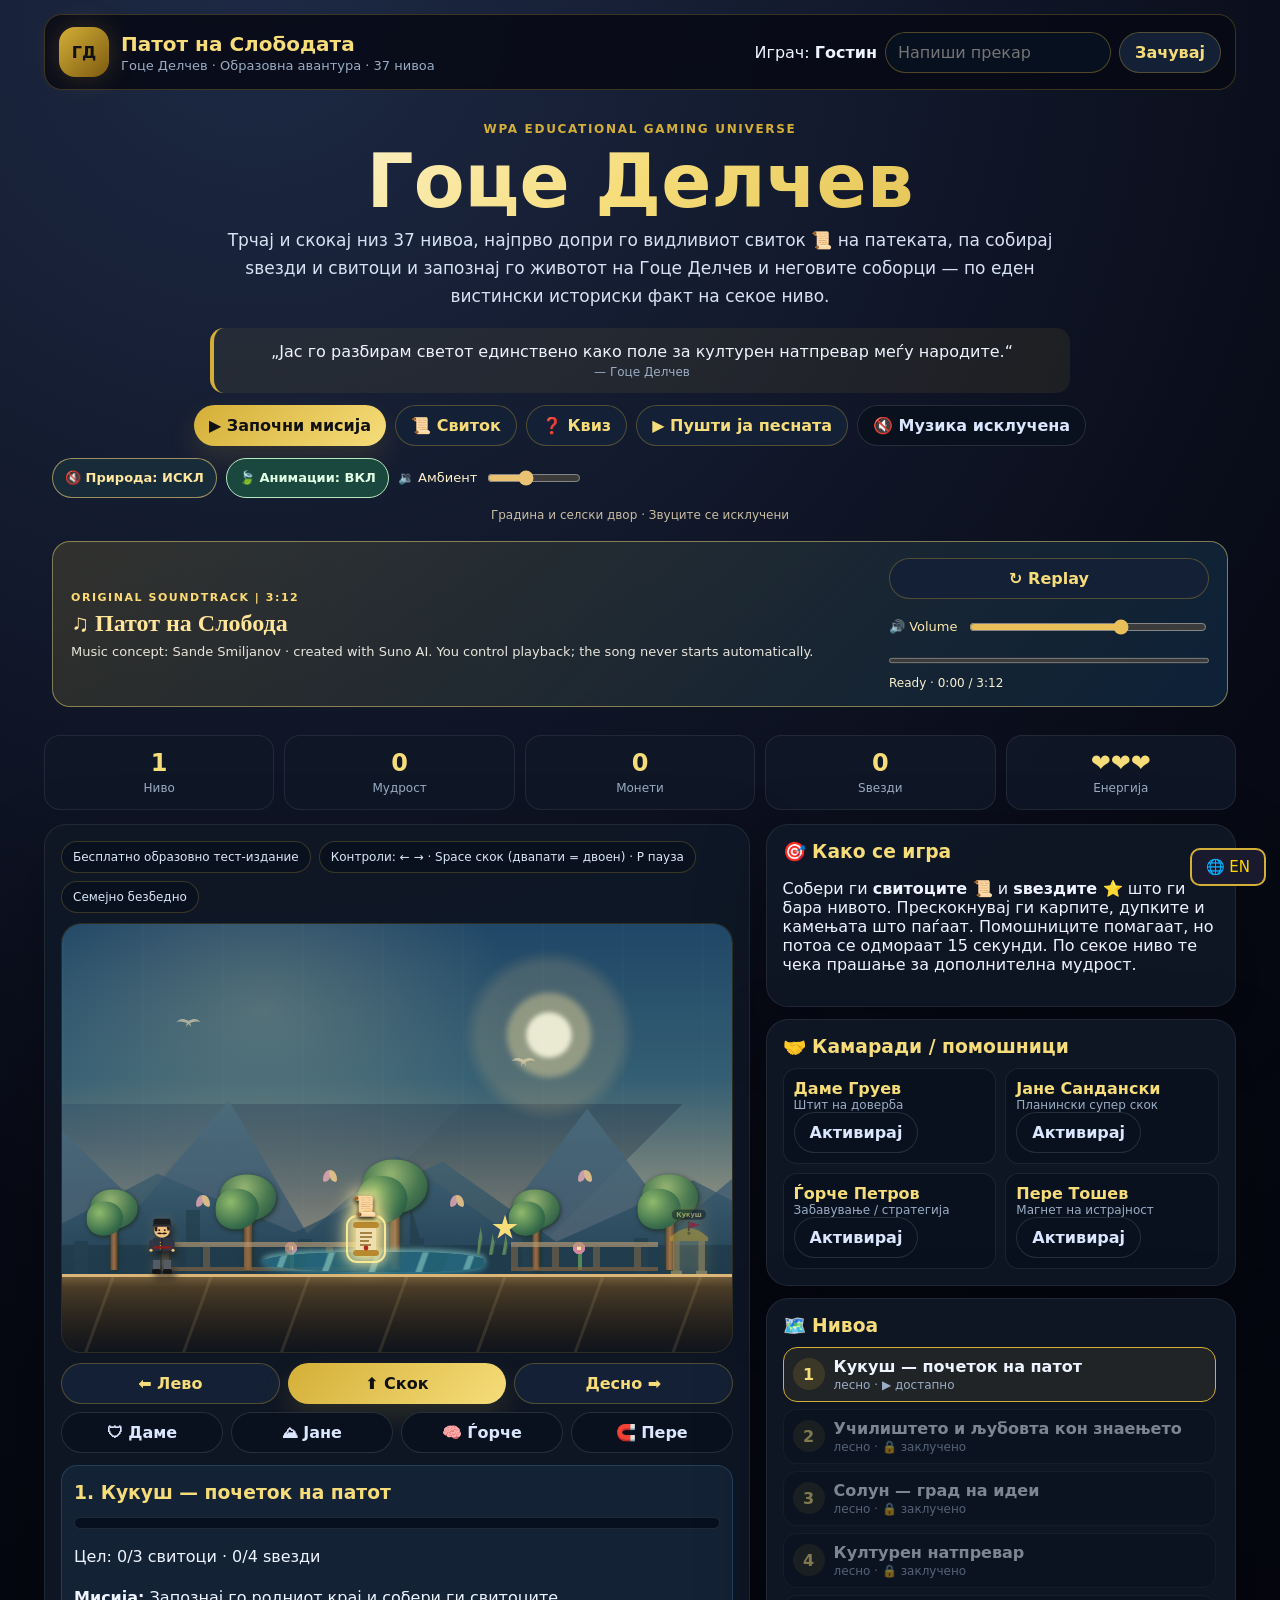
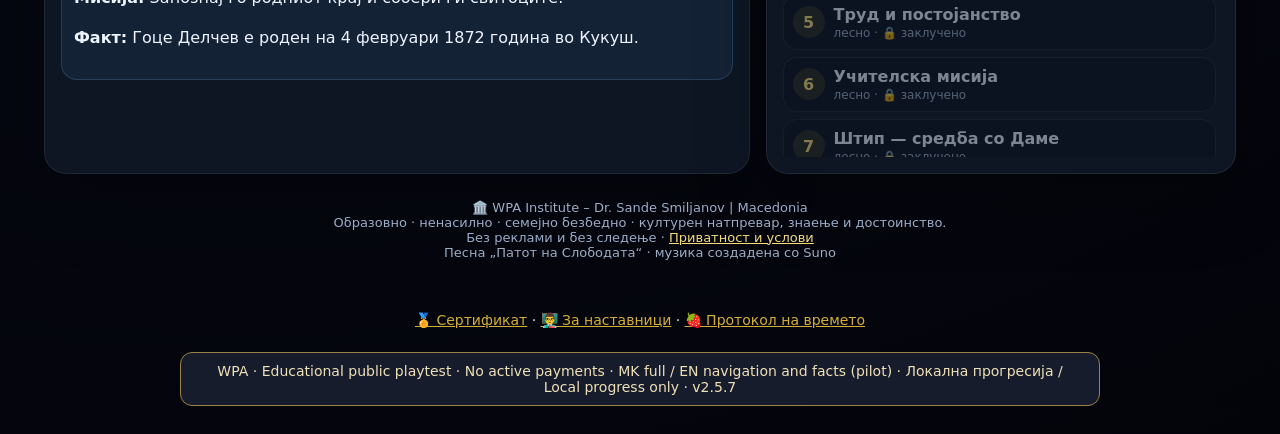
<file: index.html>
<!doctype html>
<html lang="mk" data-game="goce">
<head>
  <meta charset="utf-8">
  <meta name="viewport" content="width=device-width,initial-scale=1">
  <title>Патот на Слободата — Гоце Делчев</title>
  <meta name="description" content="Образовна авантура за Гоце Делчев, знаење, достоинство и културен натпревар.">
  <meta name="theme-color" content="#070914">
  <link rel="manifest" href="manifest.json">
  <link rel="icon" type="image/png" sizes="32x32" href="icons/favicon-32.png">
  <link rel="apple-touch-icon" href="icons/apple-touch-icon.png">
  <link rel="stylesheet" href="style.css?v=2.5.7">
  <link rel="stylesheet" href="living-world.css?v=2.5.7">
  <script src="edition.js?v=2.5.7"></script>
</head>
<body>
<div class="app">
  <header class="topbar">
    <div class="brand">
      <div class="logo">ГД</div>
      <div>
        <h1>Патот на Слободата</h1>
        <div class="sub">Гоце Делчев · Образовна авантура · 37 нивоа</div>
      </div>
    </div>
    <div class="player">
      <span>Играч: <strong id="playerName">Гостин</strong></span>
      <input id="nameInput" placeholder="Напиши прекар" maxlength="24" aria-label="Име на играчот" onkeydown="if(event.key==='Enter')setName()">
      <button class="btn alt" onclick="setName()">Зачувај</button>
    </div>
  </header>

  <section class="hero">
    <div class="kicker">WPA Educational Gaming Universe</div>
    <h2>Гоце Делчев</h2>
    <p>Трчај и скокај низ 37 нивоа, најпрво допри го видливиот свиток 📜 на патеката, па собирај ѕвезди и свитоци и запознај го животот на Гоце Делчев и неговите соборци — по еден вистински историски факт на секое ниво.</p>
    <div class="quote">„Јас го разбирам светот единствено како поле за културен натпревар меѓу народите.“ <span class="small">— Гоце Делчев</span></div>
    <div class="controls" style="justify-content:center">
      <button class="btn" id="startBtn" onclick="startGame()">▶ Започни мисија</button>
      <button class="btn alt" onclick="openWisdom()">📜 Свиток</button>
      <button class="btn alt" onclick="openQuiz()">❓ Квиз</button>
      <button class="btn alt" id="songBtn" data-ed="song" aria-pressed="false" onclick="toggleSong()">🎶 Песната</button>
      <button class="btn dark" id="musicBtn" onclick="toggleMusic()">🔇 Музика исклучена</button>
      <button class="btn dark" data-ed="shop" onclick="openPremium()">👑 Премиум</button>
    </div>
    <section class="wl-controls" role="group" aria-label="Природни звуци и анимации">
      <button type="button" data-nature-toggle aria-pressed="false" onclick="WPALiving.toggleNature()">🔇 Природа: ИСКЛ</button>
      <button type="button" data-motion-toggle aria-pressed="true" onclick="WPALiving.toggleMotion()">🍃 Анимации: ВКЛ</button>
      <label for="goceNatureVolume">🔉 Амбиент <input id="goceNatureVolume" data-nature-volume type="range" min="0" max="100" value="38" step="5" oninput="WPALiving.setVolume(this.value)" aria-label="Јачина на природните звуци"></label>
      <span data-nature-caption aria-live="polite">Славејчиња, жубор и ветер — звуци само по избор.</span>
    </section>
    <section class="soundtrack-card" id="soundtrack" data-ed="song" aria-labelledby="soundtrack-title">
      <div class="soundtrack-heading"><span class="soundtrack-kicker">ORIGINAL SOUNDTRACK | 3:12</span>
        <h3 id="soundtrack-title">&#9835; Патот на Слобода</h3>
        <p>Music concept: Sande Smiljanov &middot; created with Suno AI. You control playback; the song never starts automatically.</p>
      </div>
      <div class="soundtrack-settings">
        <button type="button" class="btn alt" id="songReplay" onclick="playSong(true)" aria-label="Replay original soundtrack">&#8635; Replay</button>
        <label for="songVolume">&#128266; Volume <input type="range" id="songVolume" min="0" max="100" value="65" step="5" oninput="setSongVolume(this.value)" aria-label="Soundtrack volume" /></label>
        <progress id="songProgress" max="192" value="0" aria-label="Soundtrack playback position"></progress>
        <output id="songStatus" role="status" aria-live="polite">Ready &middot; 0:00 / 3:12</output>
      </div>
    </section>
  </section>

  <section class="stats">
    <div class="stat"><strong id="levelStat">1</strong><span>Ниво</span></div>
    <div class="stat"><strong id="wisdomStat">0</strong><span>Мудрост</span></div>
    <div class="stat"><strong id="coinStat">0</strong><span>Монети</span></div>
    <div class="stat"><strong id="starStat">0</strong><span>Ѕвезди</span></div>
    <div class="stat"><strong id="energyStat">3</strong><span>Енергија</span></div>
  </section>

  <main class="layout">
    <section class="card">
      <div class="hud">
        <div class="pill" id="freePill">Бесплатно ниво</div>
        <div class="pill">Контроли: ← → · Space скок (двапати = двоен) · P пауза</div>
        <div class="pill">Семејно безбедно</div>
      </div>

      <div id="stage" class="stage" tabindex="0" role="group" aria-label="Сцена на играта. Стрелки лево и десно за движење, Space за скок, допри свиток за да собереш историско знаење.">
        <div class="bg"></div>
        <div class="mountains"></div>
        <!-- v2.5.7: decorative 2.5D scenery only; never intercepts gameplay input. -->
        <div class="depth-sun" aria-hidden="true"></div>
        <div class="depth-haze" aria-hidden="true"></div>
        <div class="depth-range-far" aria-hidden="true"></div>
        <div class="depth-range-mid" aria-hidden="true"></div>
        <div class="depth-settlement" aria-hidden="true"></div>
        <div class="ground"></div>
        <div id="heroPlayer" class="hero-player" aria-label="Гоце"></div>
        <div id="goalGate" class="goal-gate" aria-hidden="true"><span class="goal-name">Цел</span></div>
        <div id="introCard" class="intro-card" role="status"></div>
      </div>

      <div class="mobile-pad">
        <button class="btn alt" data-hold="ArrowLeft" aria-label="Лево">⬅ Лево</button>
        <button class="btn" onpointerdown="event.preventDefault(); jump()" aria-label="Скок">⬆ Скок</button>
        <button class="btn alt" data-hold="ArrowRight" aria-label="Десно">Десно ➡</button>
        <button class="btn dark" data-companion="dame" onclick="useCompanion('dame')">🛡 Даме</button>
        <button class="btn dark" data-companion="jane" onclick="useCompanion('jane')">⛰ Јане</button>
        <button class="btn dark" data-companion="gjorce" onclick="useCompanion('gjorce')">🧠 Ѓорче</button>
        <button class="btn dark" data-companion="pere" onclick="useCompanion('pere')">🧲 Пере</button>
      </div>

      <div class="info">
        <h3 id="levelTitle">Ниво</h3>
        <div class="progress"><div id="progressBar"></div></div>
        <p id="targetInfo">Цел:</p>
        <p><strong>Мисија:</strong> <span id="objective"></span></p>
        <p><strong>Факт:</strong> <span id="fact"></span></p>
      </div>
    </section>

    <aside class="side-grid">
      <section class="card">
        <h3>🎯 Како се игра</h3>
        <p>Собери ги <strong>свитоците 📜</strong> и <strong>ѕвездите ⭐</strong> што ги бара нивото. Прескокнувај ги карпите, дупките и камењата што паѓаат. Помошниците помагаат, но потоа се одмораат 15 секунди. По секое ниво те чека прашање за дополнителна мудрост.</p>
      </section>

      <section class="card">
        <h3>🤝 Камаради / помошници</h3>
        <div class="companions">
          <div class="companion"><strong>Даме Груев</strong><div class="small">Штит на доверба</div><button class="btn dark" data-companion="dame" onclick="useCompanion('dame')">Активирај</button></div>
          <div class="companion"><strong>Јане Сандански</strong><div class="small">Планински супер скок</div><button class="btn dark" data-companion="jane" onclick="useCompanion('jane')">Активирај</button></div>
          <div class="companion"><strong>Ѓорче Петров</strong><div class="small">Забавување / стратегија</div><button class="btn dark" data-companion="gjorce" onclick="useCompanion('gjorce')">Активирај</button></div>
          <div class="companion"><strong>Пере Тошев</strong><div class="small">Магнет на истрајност</div><button class="btn dark" data-companion="pere" onclick="useCompanion('pere')">Активирај</button></div>
        </div>
      </section>

      <section class="card">
        <h3>🗺️ Нивоа</h3>
        <div id="levels" class="levels"></div>
      </section>
    </aside>
  </main>

  <footer class="footer">
    🏛️ WPA Institute – Dr. Sande Smiljanov | Macedonia<br>
    Образовно · ненасилно · семејно безбедно · културен натпревар, знаење и достоинство.<br>
    Без реклами и без следење · <a href="privacy.html">Приватност и услови</a><br>
    <span data-ed="song">Песна „Патот на Слободата“ · музика создадена со Suno</span>
  </footer>
</div>

<div id="modal" class="modal" onclick="closeModal()" role="dialog" aria-modal="true">
  <div class="modal-card" onclick="event.stopPropagation()">
    <div id="modalBody"></div>
    <button class="btn" onclick="closeModal()">Затвори</button>
  </div>
</div>
<div id="toast" class="toast" role="status" aria-live="polite"></div>

<script src="ai/ai-companions.js?v=2.5.7"></script>
<script src="i18n.js?v=2.5.7"></script>
<script src="living-world.js?v=2.5.7"></script>
<script src="game.js?v=2.5.7"></script>
<div style="text-align:center;padding:12px;font-size:14px"><a href="certificate.html" style="color:#D4AF37">🏅 Сертификат</a> · <a href="teacher.html" style="color:#D4AF37">👨‍🏫 За наставници</a> · <a href="crossover.html" style="color:#D4AF37">🍓 Протокол на времето</a></div><div role="note" style="text-align:center;max-width:920px;margin:12px auto 28px;padding:10px 16px;border:1px solid #9b8240;border-radius:12px;background:#161c2c;color:#efe1b7;font:14px system-ui,sans-serif">WPA · Educational public playtest · No active payments · MK full / EN navigation and facts (pilot) · Локална прогресија / Local progress only · v2.5.7</div>
<script>
if ('serviceWorker' in navigator && (location.protocol==='https:' || location.hostname==='localhost') && window.GAME_EDITION?.pwa!==false) {
  addEventListener('load', () => navigator.serviceWorker.register('./sw.js').catch(e => console.warn('[WPA PWA]',e)));
}
</script>
</body>
</html>
</file>
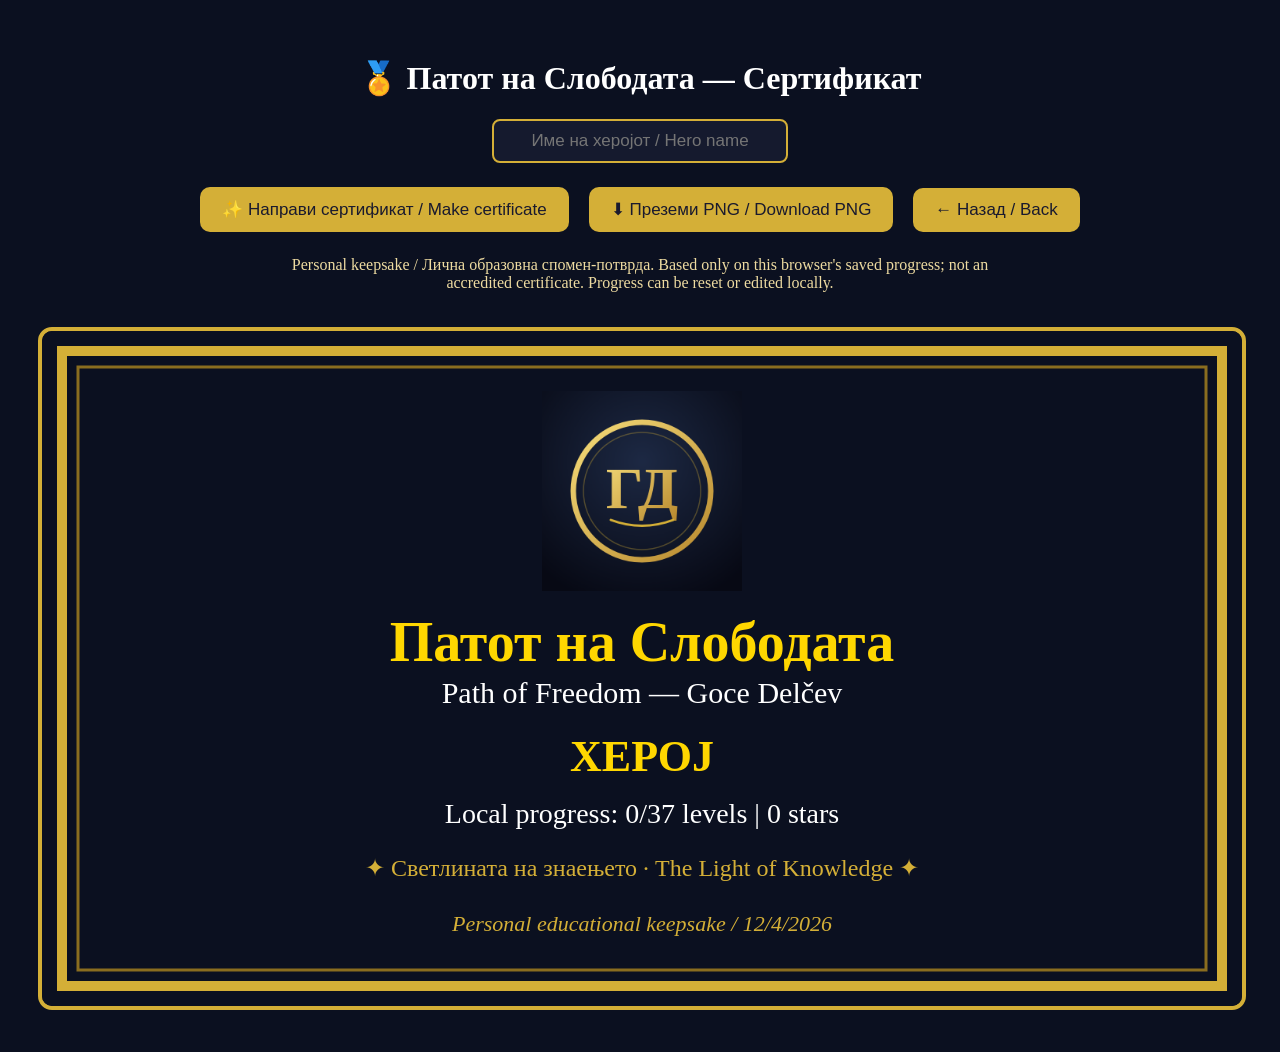
<file: certificate.html>
<!DOCTYPE html><html lang="mk"><head><meta charset="utf-8"><meta name="viewport" content="width=device-width,initial-scale=1"><title>Сертификат — Патот на Слободата</title>
<style>body{background:#0B1020;color:#fff;font-family:Georgia,serif;text-align:center;padding:30px}button{background:#D4AF37;border:none;color:#1a1a2e;padding:12px 22px;font-size:17px;border-radius:10px;cursor:pointer;margin:8px}input{padding:10px;font-size:17px;border-radius:8px;border:2px solid #D4AF37;background:#151a2e;color:#fff;text-align:center}canvas{border:4px solid #D4AF37;border-radius:14px;margin-top:20px;max-width:100%}</style></head>
<body><h1>🏅 Патот на Слободата — Сертификат</h1>
<p><input id="nm" placeholder="Име на херојот / Hero name" size="26"></p>
<p><button onclick="draw()">✨ Направи сертификат / Make certificate</button>
<button onclick="dl()">⬇ Преземи PNG / Download PNG</button>
<button onclick="location.href='index.html'">← Назад / Back</button></p>
<p role="note" style="max-width:760px;margin:15px auto;color:#eedba1">Personal keepsake / Лична образовна спомен-потврда. Based only on this browser's saved progress; not an accredited certificate. Progress can be reset or edited locally.</p>
<canvas id="c" width="1200" height="675"></canvas>
<script>
const TITLE_MK="\u041f\u0430\u0442\u043e\u0442 \u043d\u0430 \u0421\u043b\u043e\u0431\u043e\u0434\u0430\u0442\u0430", TITLE_EN="Path of Freedom \u2014 Goce Del\u010dev";
const ICON=new Image(); ICON.src="[data-uri]";
const NAME=localStorage.getItem('gd_player')||'';
const S=Number(localStorage.getItem('gd_stars')||0);
const completed=Math.max(0,Math.min(37,Number(localStorage.getItem('gd_completed')||0)));
const PROGRESS='Local progress: '+completed+'/37 levels | '+S+' stars';
document.getElementById('nm').value=(typeof NAME!=='undefined'&&NAME)||'';
function draw(){
 const c=document.getElementById('c'),x=c.getContext('2d');
 x.fillStyle='#0B1020';x.fillRect(0,0,1200,675);
 x.strokeStyle='#D4AF37';x.lineWidth=10;x.strokeRect(20,20,1160,635);
 x.strokeStyle='#8a6d1f';x.lineWidth=3;x.strokeRect(36,36,1128,603);
 if(ICON.complete) x.drawImage(ICON,500,60,200,200);
 const nm=(document.getElementById('nm').value||'Херој').toUpperCase();
 x.textAlign='center';x.fillStyle='#FFD700';
 x.font='bold 56px Georgia';x.fillText(TITLE_MK,600,330);
 x.font='30px Georgia';x.fillStyle='#fff';x.fillText(TITLE_EN,600,372);
 x.font='bold 44px Georgia';x.fillStyle='#FFD700';x.fillText(nm,600,440);
 x.font='28px Georgia';x.fillStyle='#fff';x.fillText(PROGRESS,600,492);
 x.font='24px Georgia';x.fillStyle='#D4AF37';
 x.fillText('✦ Светлината на знаењето · The Light of Knowledge ✦',600,545);
 x.font='italic 22px Georgia';x.fillText('Personal educational keepsake / '+new Date().toLocaleDateString('mk-MK'),600,600);
}
function dl(){const a=document.createElement('a');a.download='wpa-certificate.png';a.href=document.getElementById('c').toDataURL('image/png');a.click();}
ICON.onload=draw; draw();
</script></body></html>
</file>
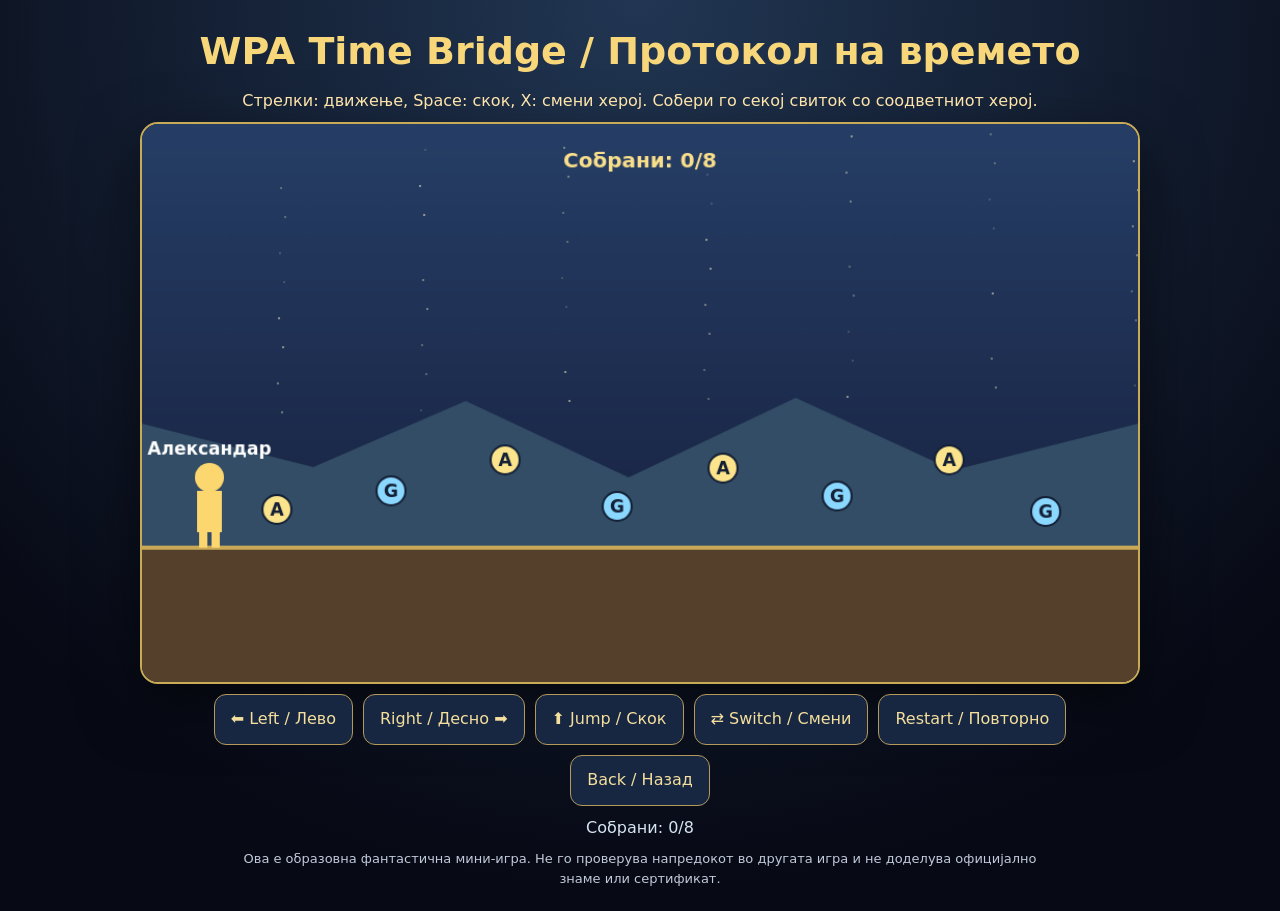
<file: crossover.html>
<!doctype html>
<html lang="mk"><head><meta charset="utf-8"><meta name="viewport" content="width=device-width,initial-scale=1">
<title>WPA Time Bridge - two historical journeys</title>
<style>
:root{color-scheme:dark}*{box-sizing:border-box}body{margin:0;padding:14px;min-height:100vh;background:radial-gradient(circle at top,#213653,#070914 80%);color:#faf5e8;font:16px/1.55 system-ui,sans-serif;text-align:center}
main{max-width:1000px;margin:auto}h1{color:#f8d77a;margin:8px 0;font-size:clamp(24px,4vw,38px)}p{margin:8px auto;color:#d6e5f2}.sub{color:#ffe5ab;max-width:800px}canvas{display:block;width:100%;height:auto;aspect-ratio:16/9;background:#09152e;border:2px solid #c9aa56;border-radius:18px;box-shadow:0 20px 60px #0008}nav{display:flex;justify-content:center;flex-wrap:wrap;gap:10px;margin:10px auto}button,a.btn{font:inherit;border:1px solid #b4995b;border-radius:12px;background:#172742;color:#f5df9d;padding:12px 16px;text-decoration:none;cursor:pointer;touch-action:none;min-width:80px}button:focus-visible,a:focus-visible{outline:3px solid white}button:active{background:#a88b39;color:#101521}.note{max-width:800px;font-size:13px;color:#c1cadb}
@media(max-width:600px){button,a.btn{flex:1;min-width:42%}body{padding:7px}}
</style></head><body>
<main><h1 id="title">WPA Time Bridge / Протокол на времето</h1><p class="sub" id="instructions"></p><canvas id="g" width="960" height="540" role="img" aria-label="Two heroes collect eight knowledge scrolls"></canvas>
<nav aria-label="Game controls"><button data-hold="left" type="button">&#x2B05; Left / Лево</button><button data-hold="right" type="button">Right / Десно &#x27A1;</button><button id="jump" type="button">&#x2B06; Jump / Скок</button><button id="switch" type="button">&#x21C4; Switch / Смени</button><button id="reset" type="button">Restart / Повторно</button><a class="btn" href="index.html">Back / Назад</a></nav>
<p id="status" role="status" aria-live="polite"></p><p class="note" id="disclosure"></p>
</main><script>
'use strict';
const c=document.getElementById('g'),ctx=c.getContext('2d');
const EN=(()=>{try{return localStorage.getItem('wpa_lang')==='en'}catch(e){return false}})();
const T=EN?{
 instruction:'Arrows: move, Space: jump, X: switch. Collect each token with the matching hero. All eight can be reached.',
 status:'Collected', finish:'Time Bridge complete! A personal mini-game achievement was saved on this device.',
 disclosure:'This is a fictional educational mini-game. It does not verify completion of the other game or issue an official flag or certificate.',
 a:'Alexander',g:'Goce'}:{
 instruction:'Стрелки: движење, Space: скок, X: смени херој. Собери го секој свиток со соодветниот херој.',
 status:'Собрани', finish:'Протоколот на времето е завршен! Лична награда е зачувана на овој уред.',
 disclosure:'Ова е образовна фантастична мини-игра. Не го проверува напредокот во другата игра и не доделува официјално знаме или сертификат.',
 a:'Александар',g:'Гоце'};
document.getElementById('instructions').textContent=T.instruction;
document.getElementById('disclosure').textContent=T.disclosure;
const floor=410;
const original=[{x:130,y:373,h:0},{x:240,y:355,h:1},{x:350,y:325,h:0},{x:458,y:370,h:1},{x:560,y:333,h:0},{x:670,y:360,h:1},{x:778,y:325,h:0},{x:871,y:375,h:1}];
let hero=0,px=65,py=floor,vy=0,grounded=true,over=false,items=[],count=0;
const keys={left:false,right:false};
function reset(){hero=0;px=65;py=floor;vy=0;grounded=true;over=false;count=0;items=original.map(o=>({...o}));updateStatus();}
function updateStatus(){document.getElementById('status').textContent=T.status+': '+count+'/8';}
function jump(){if(!over&&grounded){vy=-13;grounded=false;}}
function switchHero(){if(!over){hero=1-hero;}}
function complete(){over=true;try{localStorage.setItem('wpa_time_bridge_challenge','1')}catch(e){} document.getElementById('status').textContent=T.finish;}
function draw(){
 const sky=ctx.createLinearGradient(0,0,0,540);sky.addColorStop(0,'#263e66');sky.addColorStop(1,'#141b37');ctx.fillStyle=sky;ctx.fillRect(0,0,960,540);
 ctx.fillStyle='#fff9c4';for(let i=0;i<55;i++){ctx.globalAlpha=.16+(i%4)*.11;ctx.fillRect((i*137)%960,(i*89)%280,2,2)}ctx.globalAlpha=1;
 ctx.fillStyle='#334d66';ctx.beginPath();ctx.moveTo(0,410);ctx.lineTo(0,290);ctx.lineTo(165,332);ctx.lineTo(312,268);ctx.lineTo(469,342);ctx.lineTo(630,265);ctx.lineTo(782,335);ctx.lineTo(960,290);ctx.lineTo(960,410);ctx.fill();
 ctx.fillStyle='#54402b';ctx.fillRect(0,410,960,130);ctx.fillStyle='#c9a956';ctx.fillRect(0,408,960,4);
 for(const item of items){ctx.fillStyle=item.h?'#8ad7ff':'#fce48c';ctx.beginPath();ctx.arc(item.x,item.y,14,0,Math.PI*2);ctx.fill();ctx.lineWidth=2;ctx.strokeStyle='#142035';ctx.stroke();ctx.font='bold 17px system-ui';ctx.textAlign='center';ctx.fillStyle='#142035';ctx.fillText(item.h?'G':'A',item.x,item.y+6)}
 ctx.fillStyle=hero?'#8ad7ff':'#fcd66e';ctx.fillRect(px-12,py-55,24,40);ctx.beginPath();ctx.arc(px,py-68,14,0,2*Math.PI);ctx.fill();ctx.fillRect(px-10,py-15,8,15);ctx.fillRect(px+2,py-15,8,15);
 ctx.fillStyle='#fff';ctx.font='bold 17px system-ui';ctx.textAlign='center';ctx.fillText(hero?T.g:T.a,px,py-90);ctx.fillStyle='#f9df8b';ctx.font='bold 20px system-ui';ctx.fillText(T.status+': '+count+'/8',480,42);
 if(over){ctx.fillStyle='#091425ed';ctx.fillRect(0,0,960,540);ctx.fillStyle='#f9dc81';ctx.textAlign='center';ctx.font='bold 28px system-ui';ctx.fillText(EN?'Time Bridge completed!':'Протоколот на времето е завршен!',480,255);ctx.font='20px system-ui';ctx.fillStyle='#fff';ctx.fillText(EN?'Personal educational achievement':'Лична образовна награда',480,295)}
}
let previous=0;
function loop(now){const dt=Math.min(2.5,(now-(previous||now))/16.67);previous=now;
 if(!over){if(keys.left)px-=4.7*dt;if(keys.right)px+=4.7*dt;px=Math.max(28,Math.min(930,px));
 vy+=0.64*dt;py+=vy*dt;if(py>=floor){py=floor;vy=0;grounded=true;}
 for(const item of items){if(item.h===hero&&Math.hypot(item.x-px,item.y-(py-35))<39){item.done=true;count++;updateStatus()}}
 items=items.filter(x=>!x.done);if(count===original.length)complete();
 }
 draw();requestAnimationFrame(loop);
}
addEventListener('keydown',e=>{const k=e.code;if(['ArrowLeft','ArrowRight','Space','KeyX','KeyR'].includes(k))e.preventDefault();if(k==='ArrowLeft')keys.left=true;if(k==='ArrowRight')keys.right=true;if(k==='Space'&&!e.repeat)jump();if(k==='KeyX'&&!e.repeat)switchHero();if(k==='KeyR'&&!e.repeat)reset();});
addEventListener('keyup',e=>{if(e.code==='ArrowLeft')keys.left=false;if(e.code==='ArrowRight')keys.right=false;});
for(const btn of document.querySelectorAll('[data-hold]')){const key=btn.dataset.hold;btn.addEventListener('pointerdown',e=>{e.preventDefault();try{btn.setPointerCapture(e.pointerId)}catch(err){}keys[key]=true});for(const ev of ['pointerup','pointercancel','lostpointercapture'])btn.addEventListener(ev,()=>keys[key]=false)}
document.getElementById('jump').addEventListener('click',jump);
document.getElementById('switch').addEventListener('click',switchHero);
document.getElementById('reset').addEventListener('click',reset);
reset();requestAnimationFrame(loop);
</script></body></html>
</file>
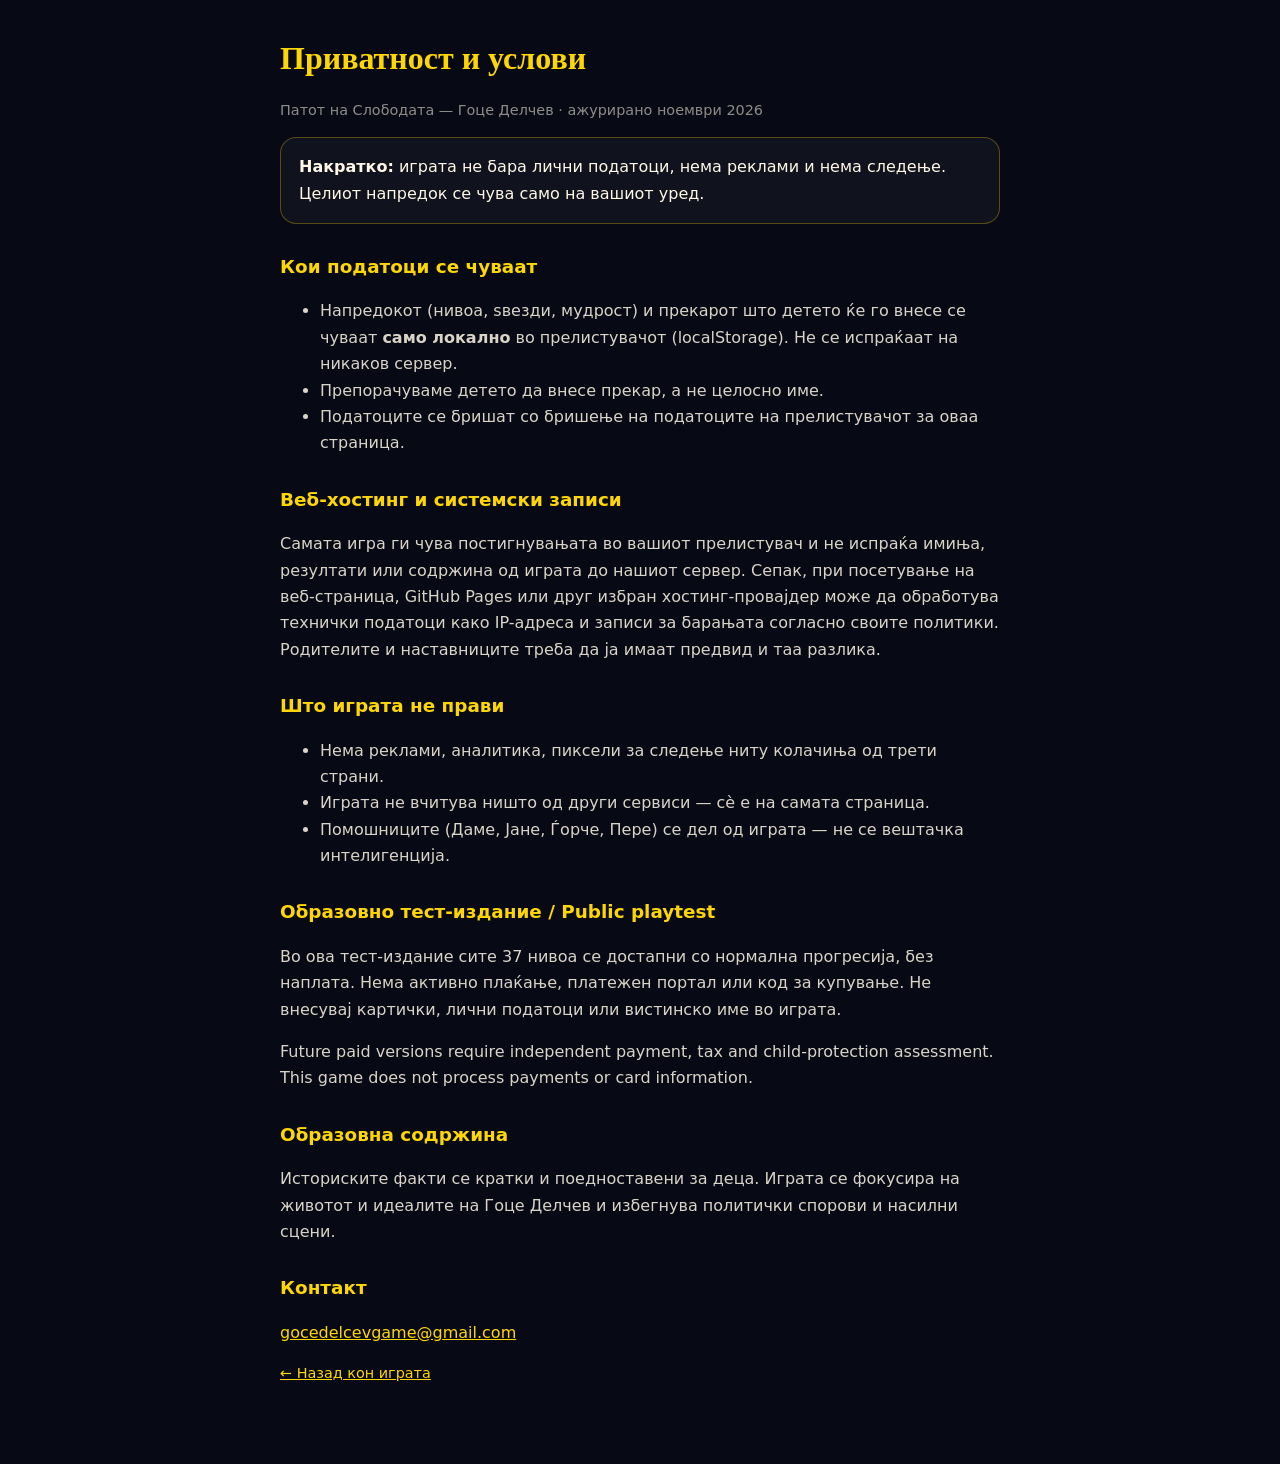
<file: privacy.html>
<!doctype html>
<html lang="mk">
<head>
<meta charset="utf-8">
<meta name="viewport" content="width=device-width, initial-scale=1">
<title>Приватност и услови — Патот на Слободата</title>
<style>
  :root { color-scheme: dark; }
  body { margin: 0; background: #070914; color: #FFF8E7; font: 16px/1.65 system-ui, -apple-system, 'Segoe UI', Arial, sans-serif; }
  main { max-width: 720px; margin: 0 auto; padding: 32px 16px 64px; }
  h1 { font-family: Georgia, 'Times New Roman', serif; color: #FFD700; font-size: 2rem; margin: 0 0 4px; }
  h2 { color: #FFD700; font-size: 1.15rem; margin: 28px 0 6px; }
  p, li { color: rgba(255,248,231,.85); }
  .muted { color: rgba(255,248,231,.55); font-size: .9rem; }
  a { color: #FFD700; }
  .card { border: 1px solid rgba(255,215,0,.3); border-radius: 16px; padding: 16px 18px; background: rgba(255,255,255,.04); }
</style>
</head>
<body>
<main>
  <h1>Приватност и услови</h1>
  <p class="muted">Патот на Слободата — Гоце Делчев · ажурирано ноември 2026</p>

  <div class="card">
    <strong>Накратко:</strong> играта не бара лични податоци, нема реклами и нема следење.
    Целиот напредок се чува само на вашиот уред.
  </div>

  <h2>Кои податоци се чуваат</h2>
  <ul>
    <li>Напредокот (нивоа, ѕвезди, мудрост) и прекарот што детето ќе го внесе се чуваат <strong>само локално</strong> во прелистувачот (localStorage). Не се испраќаат на никаков сервер.</li>
    <li>Препорачуваме детето да внесе прекар, а не целосно име.</li>
    <li>Податоците се бришат со бришење на податоците на прелистувачот за оваа страница.</li>
  </ul>

  <h2>Веб-хостинг и системски записи</h2>
  <p>Самата игра ги чува постигнувањата во вашиот прелистувач и не испраќа
  имиња, резултати или содржина од играта до нашиот сервер. Сепак, при посетување
  на веб-страница, GitHub Pages или друг избран хостинг-провајдер може да обработува
  технички податоци како IP-адреса и записи за барањата согласно своите политики.
  Родителите и наставниците треба да ја имаат предвид и таа разлика.</p>

  <h2>Што играта не прави</h2>
  <ul>
    <li>Нема реклами, аналитика, пиксели за следење ниту колачиња од трети страни.</li>
    <li>Играта не вчитува ништо од други сервиси — сè е на самата страница.</li>
    <li>Помошниците (Даме, Јане, Ѓорче, Пере) се дел од играта — не се вештачка интелигенција.</li>
  </ul>

  <h2>Образовно тест-издание / Public playtest</h2>
    <p>Во ова тест-издание сите 37 нивоа се достапни со нормална прогресија, без наплата. Нема активно плаќање, платежен портал или код за купување. Не внесувај картички, лични податоци или вистинско име во играта.</p>
    <p>Future paid versions require independent payment, tax and child-protection assessment. This game does not process payments or card information.</p>

  <h2>Образовна содржина</h2>
  <p>Историските факти се кратки и поедноставени за деца. Играта се фокусира на животот и идеалите на Гоце Делчев и избегнува политички спорови и насилни сцени.</p>

  <h2>Контакт</h2>
  <p><a href="mailto:gocedelcevgame@gmail.com">gocedelcevgame@gmail.com</a></p>

  <p class="muted"><a href="./">← Назад кон играта</a></p>
</main>
</body>
</html>
</file>
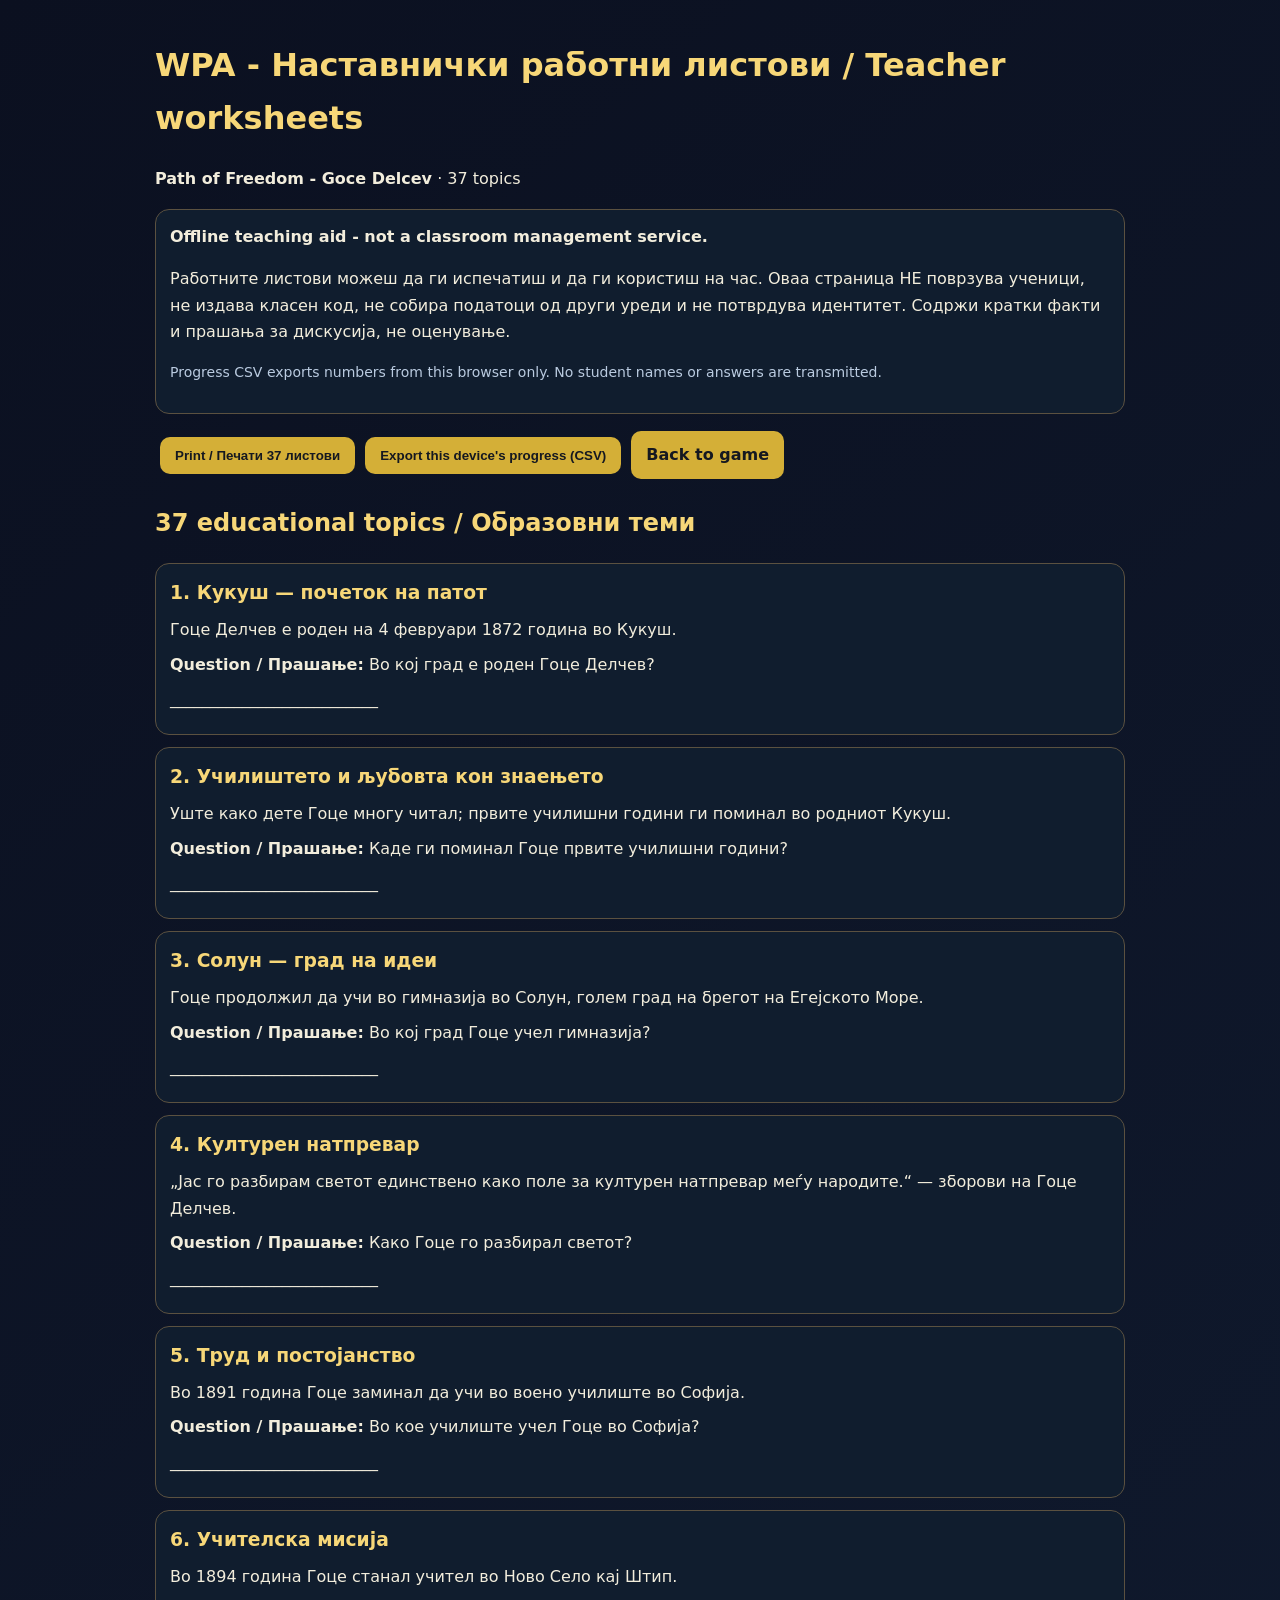
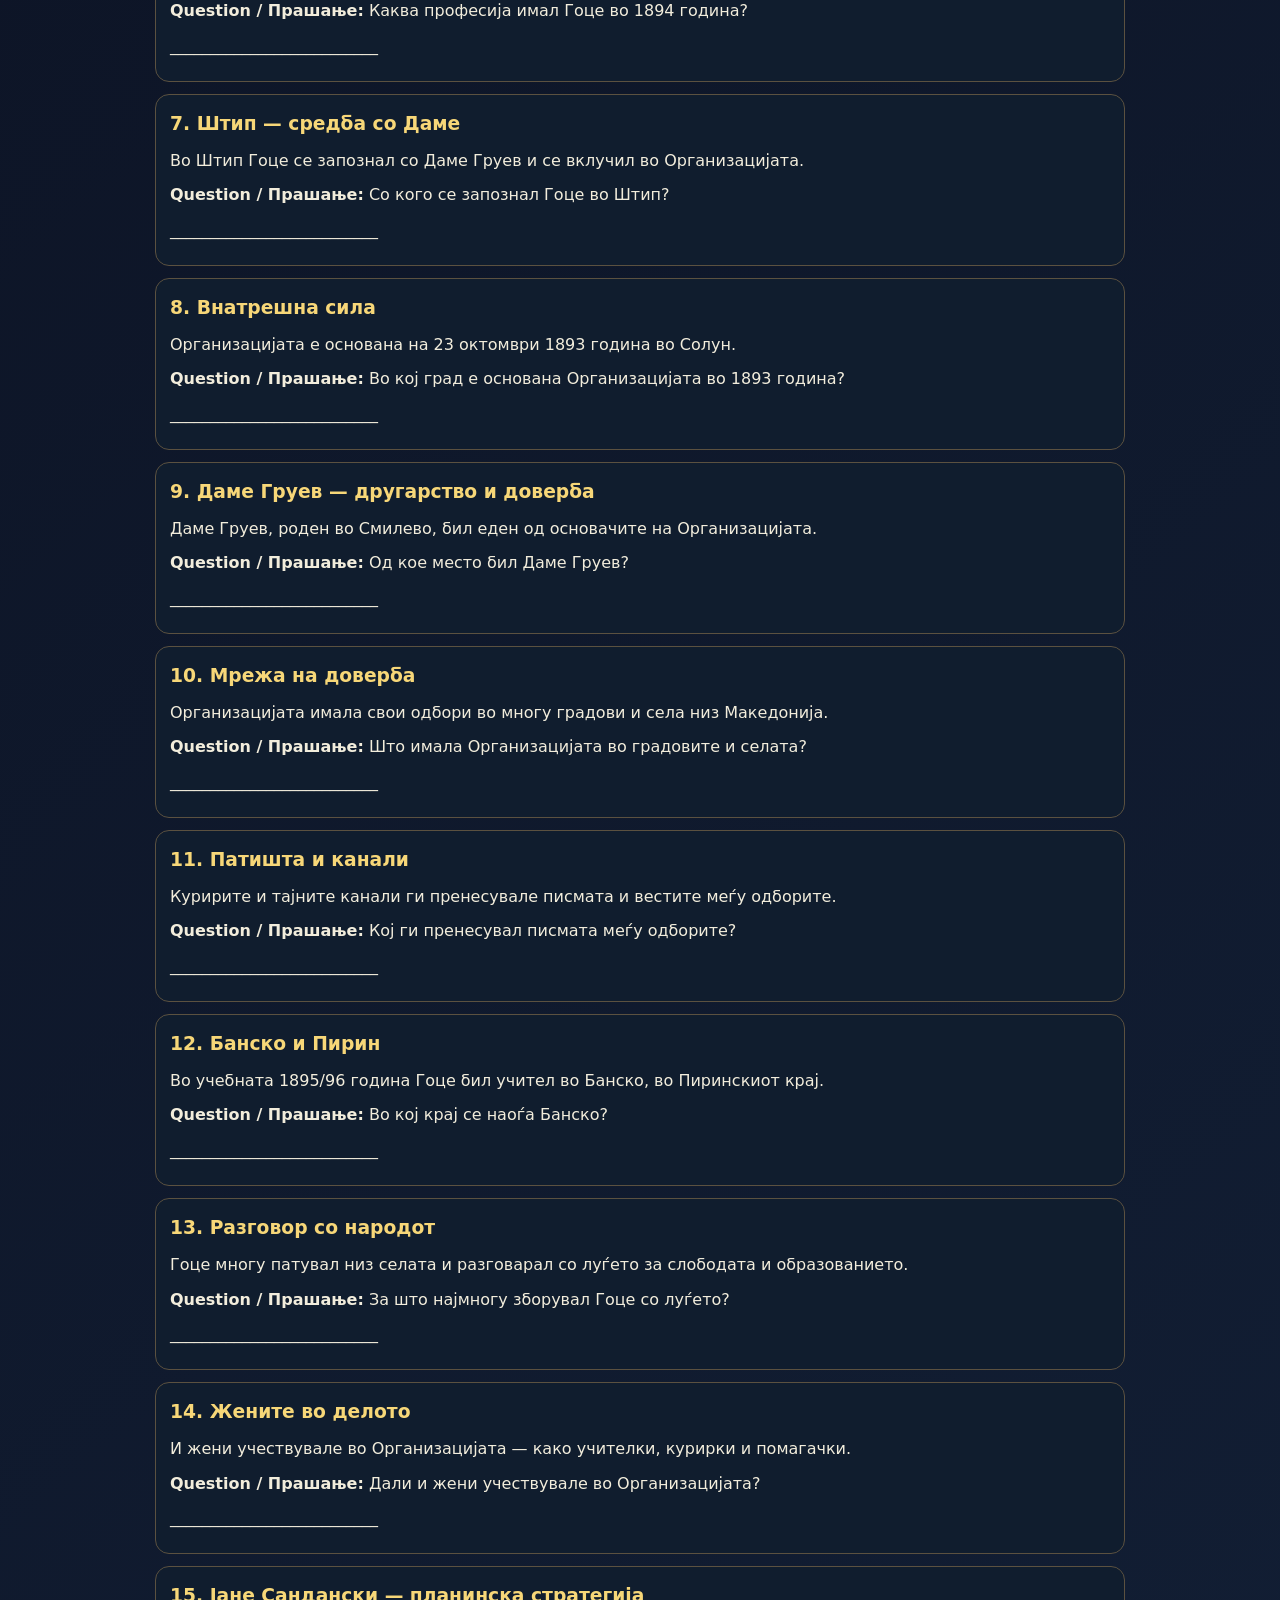
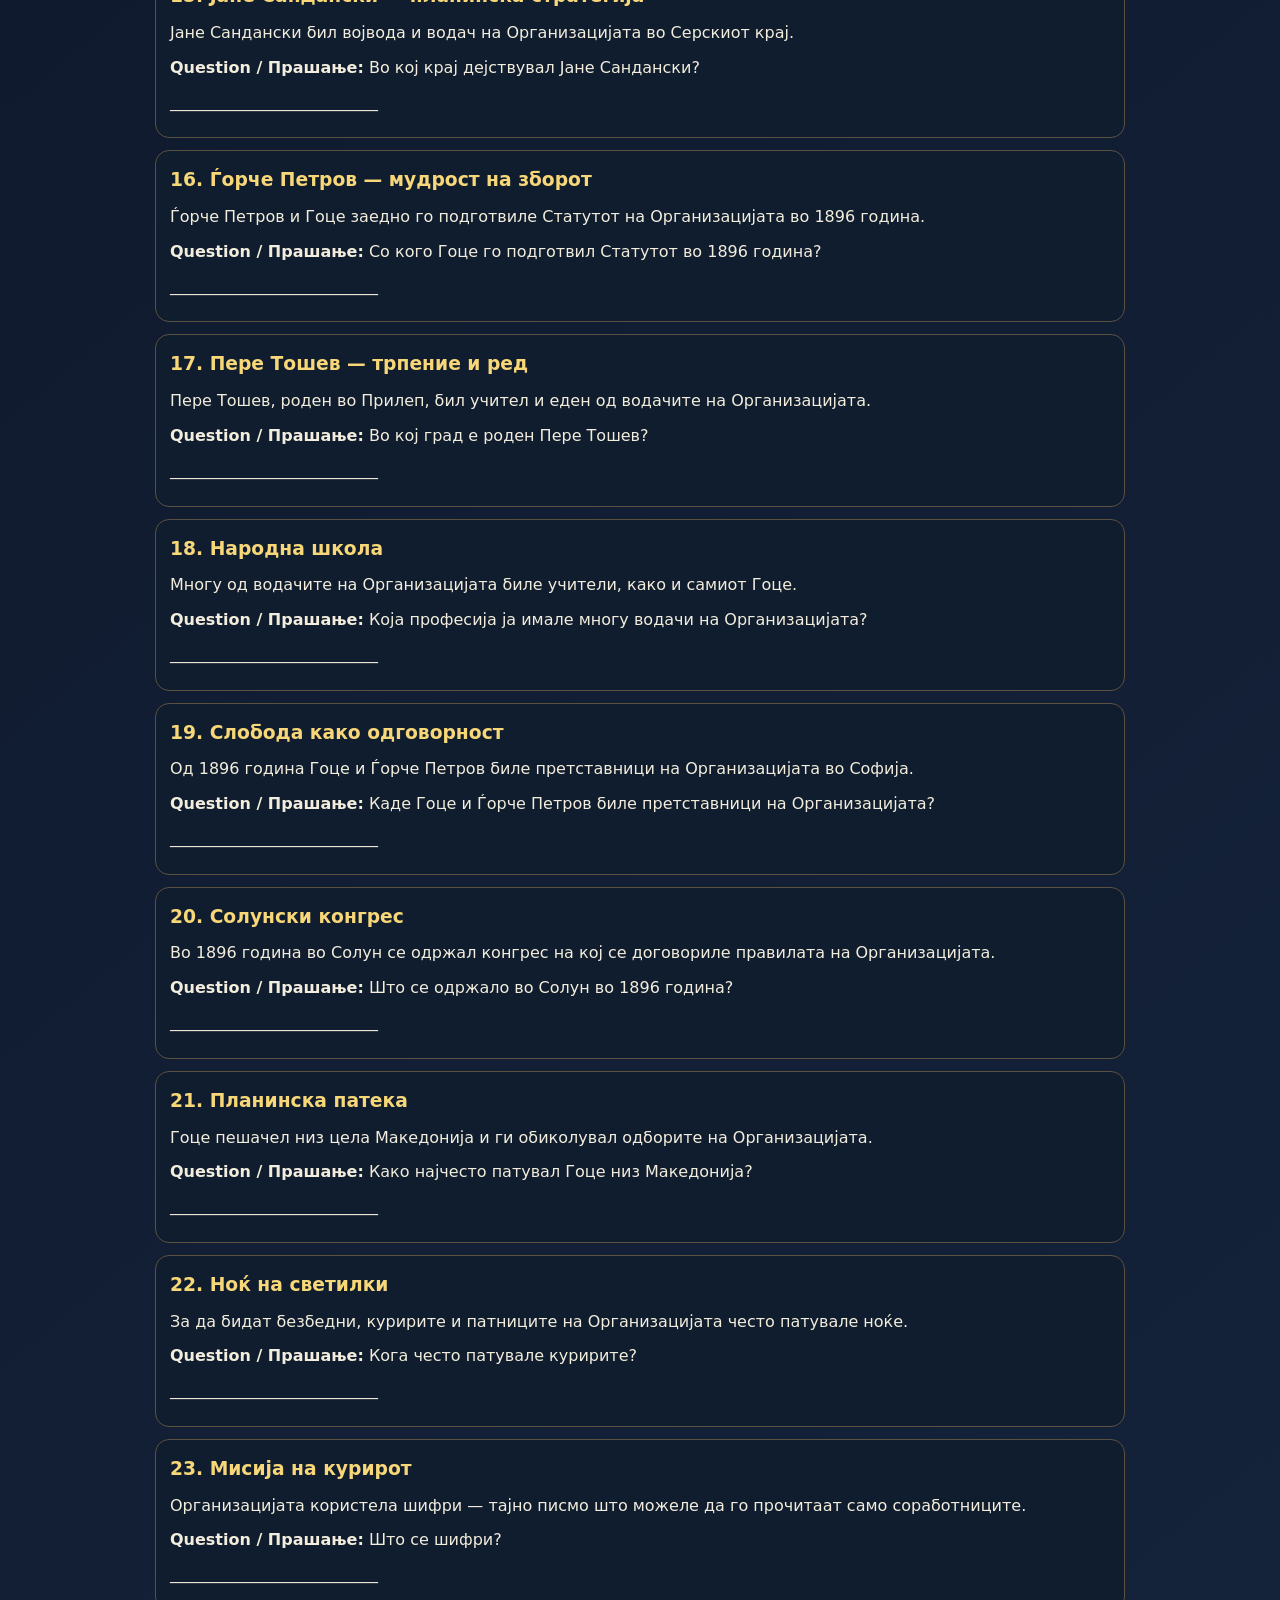
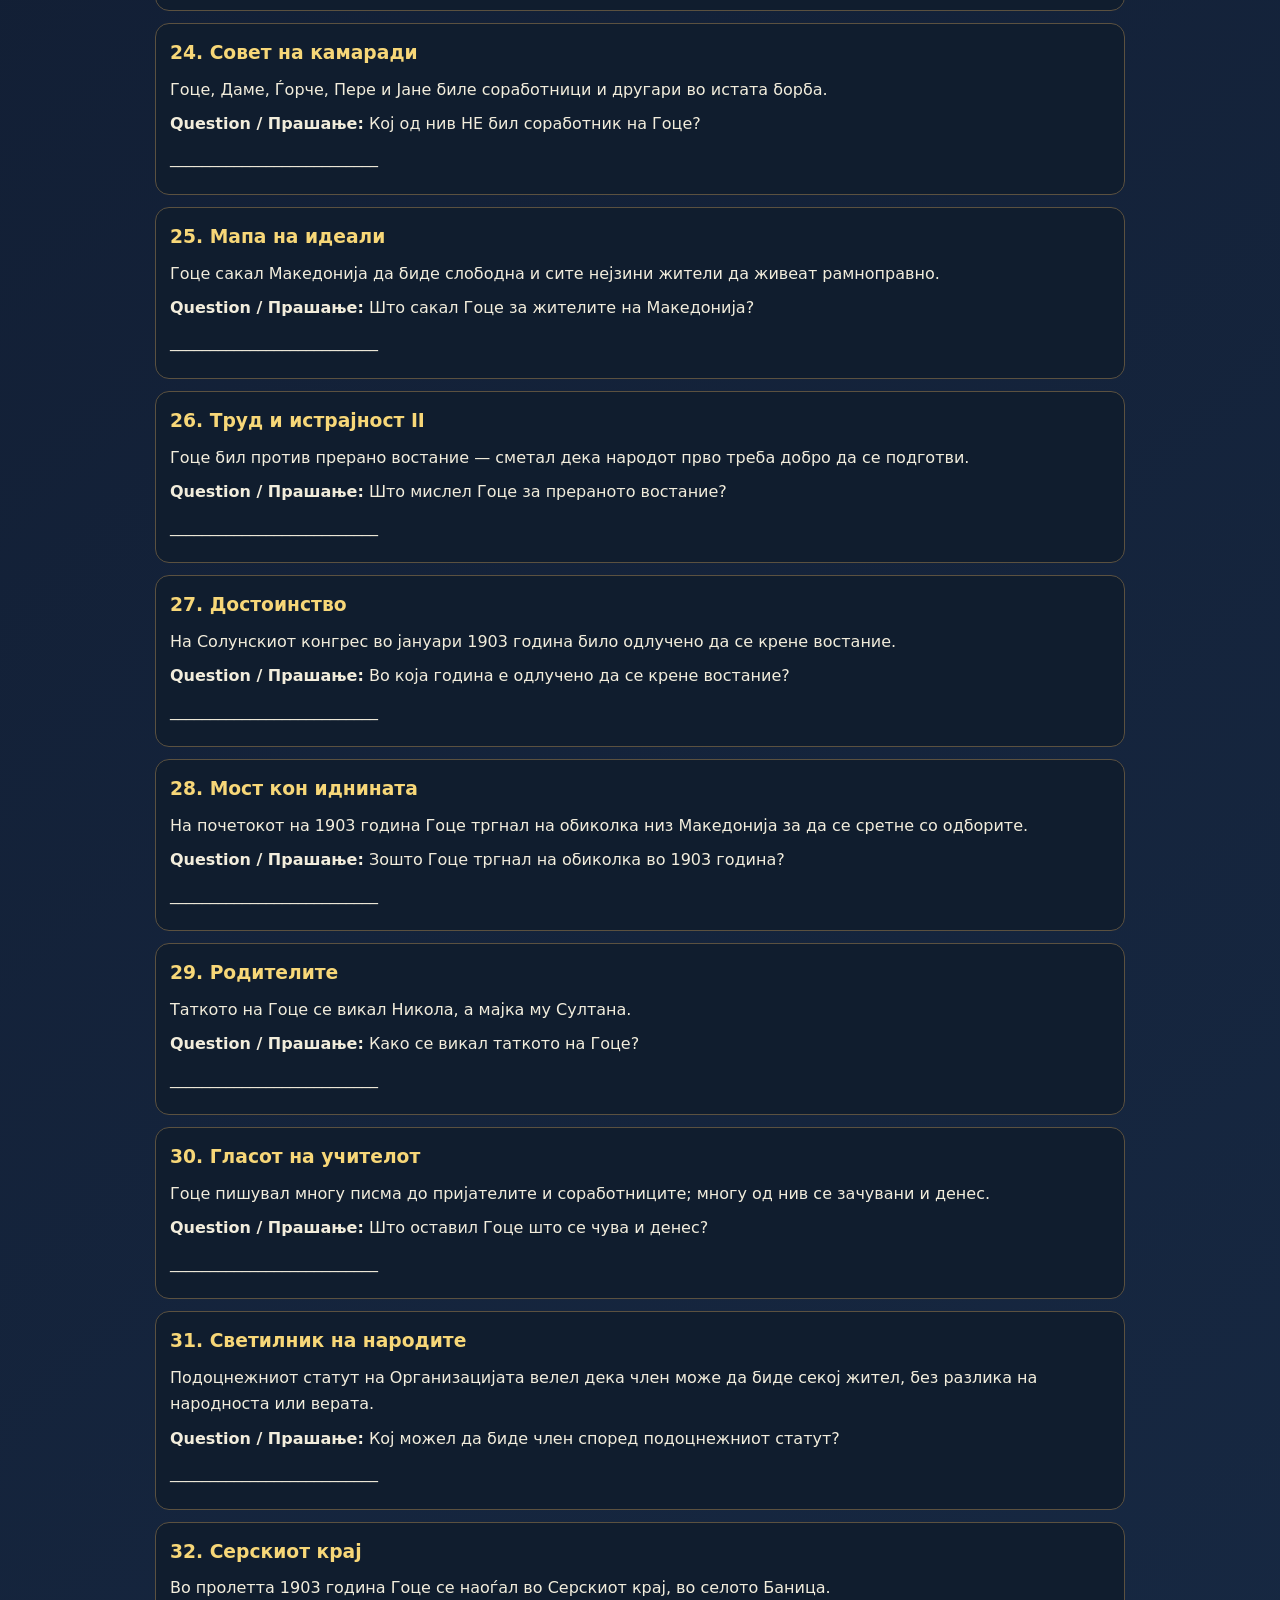
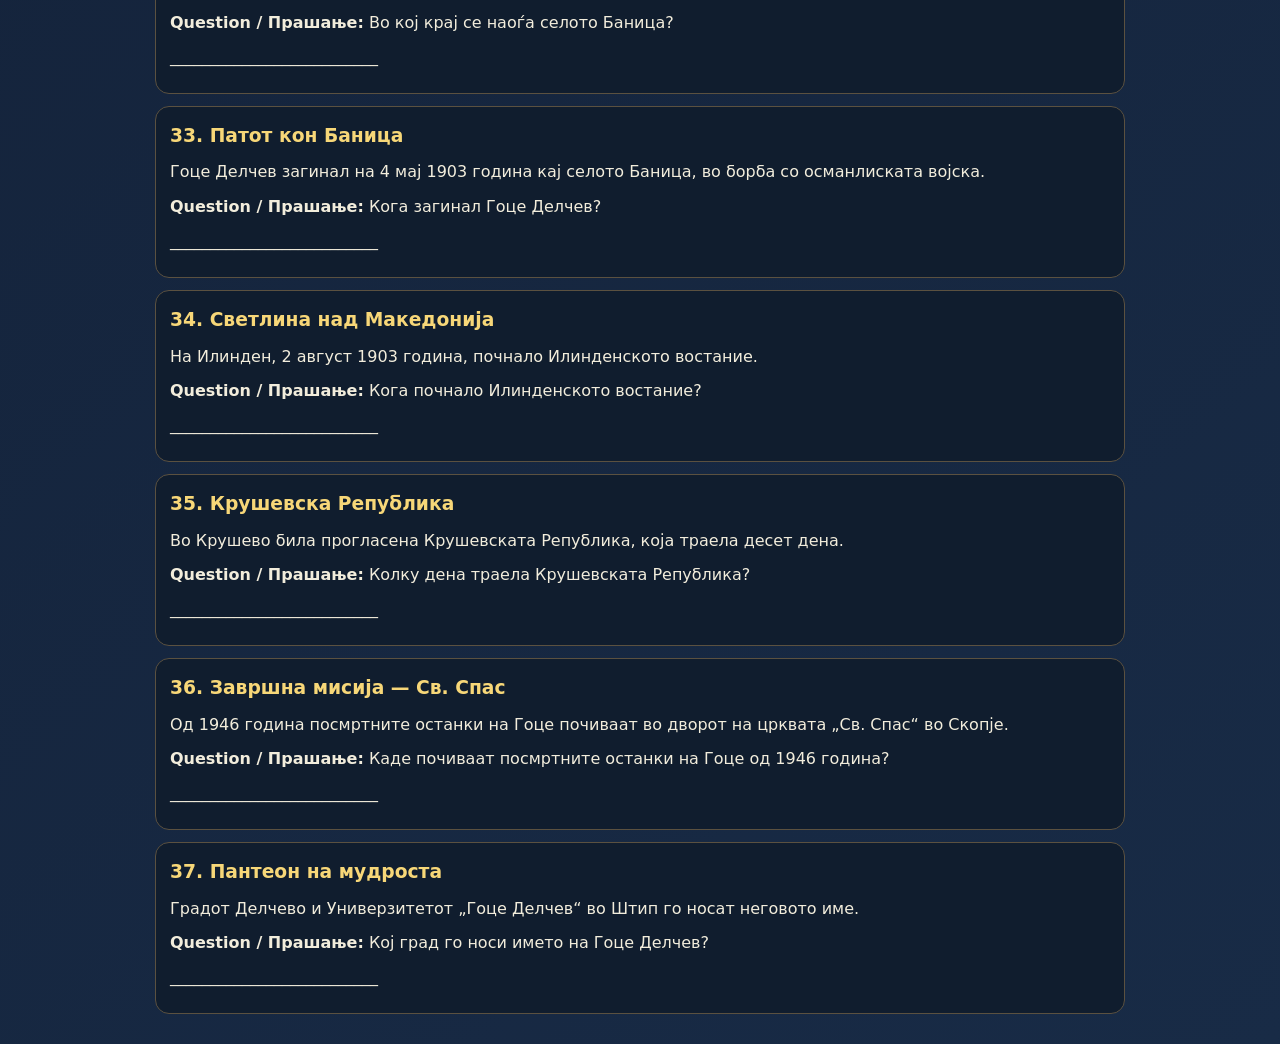
<file: teacher.html>
<!doctype html><html lang="mk"><head><meta charset="utf-8"><meta name="viewport" content="width=device-width, initial-scale=1"><title>WPA Teacher worksheet - Path of Freedom - Goce Delcev</title>
<style>:root{color-scheme:dark}body{background:linear-gradient(140deg,#0b1020,#182b46);color:#f2eddc;font:16px/1.65 system-ui,sans-serif;max-width:970px;margin:auto;padding:18px}h1,h2{color:#f7d778}.notice,.item{background:#101d2e;border:1px solid #5b5140;padding:14px;border-radius:14px;margin:12px 0}.item h3{margin:0;color:#f7d778}.item p{margin:8px 0}button,a.action{border:0;border-radius:10px;background:#d4af37;color:#151820;padding:11px 15px;font-weight:800;cursor:pointer;display:inline-block;margin:5px;text-decoration:none}a{color:#ffdf77}.muted{color:#bacbe0;font-size:14px}button:focus-visible,a:focus-visible{outline:3px solid #fff}@media print{:root{color-scheme:light}body{background:#fff;color:#111}.notice,.item{color:#111;background:#fff;border:1px solid #999;break-inside:avoid}h1,h2,.item h3{color:#111}.actions{display:none}}</style></head>
<body><h1>WPA - Наставнички работни листови / Teacher worksheets</h1><p><strong>Path of Freedom - Goce Delcev</strong> · 37 topics</p>
<div class="notice"><strong>Offline teaching aid - not a classroom management service.</strong><p>Работните листови можеш да ги испечатиш и да ги користиш на час. Оваа страница НЕ поврзува ученици, не издава класен код, не собира податоци од други уреди и не потврдува идентитет. Содржи кратки факти и прашања за дискусија, не оценување.</p><p class="muted">Progress CSV exports numbers from this browser only. No student names or answers are transmitted.</p></div>
<div class="actions"><button onclick="print()">Print / Печати 37 листови</button><button id="export" type="button">Export this device's progress (CSV)</button><a class="action" href="index.html">Back to game</a></div>
<h2>37 educational topics / Образовни теми</h2><div id="ws"></div><script>
const DATA=[{"id":1,"t":"\u041a\u0443\u043a\u0443\u0448 \u2014 \u043f\u043e\u0447\u0435\u0442\u043e\u043a \u043d\u0430 \u043f\u0430\u0442\u043e\u0442","f":"\u0413\u043e\u0446\u0435 \u0414\u0435\u043b\u0447\u0435\u0432 \u0435 \u0440\u043e\u0434\u0435\u043d \u043d\u0430 4 \u0444\u0435\u0432\u0440\u0443\u0430\u0440\u0438 1872 \u0433\u043e\u0434\u0438\u043d\u0430 \u0432\u043e \u041a\u0443\u043a\u0443\u0448.","q":"\u0412\u043e \u043a\u043e\u0458 \u0433\u0440\u0430\u0434 \u0435 \u0440\u043e\u0434\u0435\u043d \u0413\u043e\u0446\u0435 \u0414\u0435\u043b\u0447\u0435\u0432?"},{"id":2,"t":"\u0423\u0447\u0438\u043b\u0438\u0448\u0442\u0435\u0442\u043e \u0438 \u0459\u0443\u0431\u043e\u0432\u0442\u0430 \u043a\u043e\u043d \u0437\u043d\u0430\u0435\u045a\u0435\u0442\u043e","f":"\u0423\u0448\u0442\u0435 \u043a\u0430\u043a\u043e \u0434\u0435\u0442\u0435 \u0413\u043e\u0446\u0435 \u043c\u043d\u043e\u0433\u0443 \u0447\u0438\u0442\u0430\u043b; \u043f\u0440\u0432\u0438\u0442\u0435 \u0443\u0447\u0438\u043b\u0438\u0448\u043d\u0438 \u0433\u043e\u0434\u0438\u043d\u0438 \u0433\u0438 \u043f\u043e\u043c\u0438\u043d\u0430\u043b \u0432\u043e \u0440\u043e\u0434\u043d\u0438\u043e\u0442 \u041a\u0443\u043a\u0443\u0448.","q":"\u041a\u0430\u0434\u0435 \u0433\u0438 \u043f\u043e\u043c\u0438\u043d\u0430\u043b \u0413\u043e\u0446\u0435 \u043f\u0440\u0432\u0438\u0442\u0435 \u0443\u0447\u0438\u043b\u0438\u0448\u043d\u0438 \u0433\u043e\u0434\u0438\u043d\u0438?"},{"id":3,"t":"\u0421\u043e\u043b\u0443\u043d \u2014 \u0433\u0440\u0430\u0434 \u043d\u0430 \u0438\u0434\u0435\u0438","f":"\u0413\u043e\u0446\u0435 \u043f\u0440\u043e\u0434\u043e\u043b\u0436\u0438\u043b \u0434\u0430 \u0443\u0447\u0438 \u0432\u043e \u0433\u0438\u043c\u043d\u0430\u0437\u0438\u0458\u0430 \u0432\u043e \u0421\u043e\u043b\u0443\u043d, \u0433\u043e\u043b\u0435\u043c \u0433\u0440\u0430\u0434 \u043d\u0430 \u0431\u0440\u0435\u0433\u043e\u0442 \u043d\u0430 \u0415\u0433\u0435\u0458\u0441\u043a\u043e\u0442\u043e \u041c\u043e\u0440\u0435.","q":"\u0412\u043e \u043a\u043e\u0458 \u0433\u0440\u0430\u0434 \u0413\u043e\u0446\u0435 \u0443\u0447\u0435\u043b \u0433\u0438\u043c\u043d\u0430\u0437\u0438\u0458\u0430?"},{"id":4,"t":"\u041a\u0443\u043b\u0442\u0443\u0440\u0435\u043d \u043d\u0430\u0442\u043f\u0440\u0435\u0432\u0430\u0440","f":"\u201e\u0408\u0430\u0441 \u0433\u043e \u0440\u0430\u0437\u0431\u0438\u0440\u0430\u043c \u0441\u0432\u0435\u0442\u043e\u0442 \u0435\u0434\u0438\u043d\u0441\u0442\u0432\u0435\u043d\u043e \u043a\u0430\u043a\u043e \u043f\u043e\u043b\u0435 \u0437\u0430 \u043a\u0443\u043b\u0442\u0443\u0440\u0435\u043d \u043d\u0430\u0442\u043f\u0440\u0435\u0432\u0430\u0440 \u043c\u0435\u0453\u0443 \u043d\u0430\u0440\u043e\u0434\u0438\u0442\u0435.\u201c \u2014 \u0437\u0431\u043e\u0440\u043e\u0432\u0438 \u043d\u0430 \u0413\u043e\u0446\u0435 \u0414\u0435\u043b\u0447\u0435\u0432.","q":"\u041a\u0430\u043a\u043e \u0413\u043e\u0446\u0435 \u0433\u043e \u0440\u0430\u0437\u0431\u0438\u0440\u0430\u043b \u0441\u0432\u0435\u0442\u043e\u0442?"},{"id":5,"t":"\u0422\u0440\u0443\u0434 \u0438 \u043f\u043e\u0441\u0442\u043e\u0458\u0430\u043d\u0441\u0442\u0432\u043e","f":"\u0412\u043e 1891 \u0433\u043e\u0434\u0438\u043d\u0430 \u0413\u043e\u0446\u0435 \u0437\u0430\u043c\u0438\u043d\u0430\u043b \u0434\u0430 \u0443\u0447\u0438 \u0432\u043e \u0432\u043e\u0435\u043d\u043e \u0443\u0447\u0438\u043b\u0438\u0448\u0442\u0435 \u0432\u043e \u0421\u043e\u0444\u0438\u0458\u0430.","q":"\u0412\u043e \u043a\u043e\u0435 \u0443\u0447\u0438\u043b\u0438\u0448\u0442\u0435 \u0443\u0447\u0435\u043b \u0413\u043e\u0446\u0435 \u0432\u043e \u0421\u043e\u0444\u0438\u0458\u0430?"},{"id":6,"t":"\u0423\u0447\u0438\u0442\u0435\u043b\u0441\u043a\u0430 \u043c\u0438\u0441\u0438\u0458\u0430","f":"\u0412\u043e 1894 \u0433\u043e\u0434\u0438\u043d\u0430 \u0413\u043e\u0446\u0435 \u0441\u0442\u0430\u043d\u0430\u043b \u0443\u0447\u0438\u0442\u0435\u043b \u0432\u043e \u041d\u043e\u0432\u043e \u0421\u0435\u043b\u043e \u043a\u0430\u0458 \u0428\u0442\u0438\u043f.","q":"\u041a\u0430\u043a\u0432\u0430 \u043f\u0440\u043e\u0444\u0435\u0441\u0438\u0458\u0430 \u0438\u043c\u0430\u043b \u0413\u043e\u0446\u0435 \u0432\u043e 1894 \u0433\u043e\u0434\u0438\u043d\u0430?"},{"id":7,"t":"\u0428\u0442\u0438\u043f \u2014 \u0441\u0440\u0435\u0434\u0431\u0430 \u0441\u043e \u0414\u0430\u043c\u0435","f":"\u0412\u043e \u0428\u0442\u0438\u043f \u0413\u043e\u0446\u0435 \u0441\u0435 \u0437\u0430\u043f\u043e\u0437\u043d\u0430\u043b \u0441\u043e \u0414\u0430\u043c\u0435 \u0413\u0440\u0443\u0435\u0432 \u0438 \u0441\u0435 \u0432\u043a\u043b\u0443\u0447\u0438\u043b \u0432\u043e \u041e\u0440\u0433\u0430\u043d\u0438\u0437\u0430\u0446\u0438\u0458\u0430\u0442\u0430.","q":"\u0421\u043e \u043a\u043e\u0433\u043e \u0441\u0435 \u0437\u0430\u043f\u043e\u0437\u043d\u0430\u043b \u0413\u043e\u0446\u0435 \u0432\u043e \u0428\u0442\u0438\u043f?"},{"id":8,"t":"\u0412\u043d\u0430\u0442\u0440\u0435\u0448\u043d\u0430 \u0441\u0438\u043b\u0430","f":"\u041e\u0440\u0433\u0430\u043d\u0438\u0437\u0430\u0446\u0438\u0458\u0430\u0442\u0430 \u0435 \u043e\u0441\u043d\u043e\u0432\u0430\u043d\u0430 \u043d\u0430 23 \u043e\u043a\u0442\u043e\u043c\u0432\u0440\u0438 1893 \u0433\u043e\u0434\u0438\u043d\u0430 \u0432\u043e \u0421\u043e\u043b\u0443\u043d.","q":"\u0412\u043e \u043a\u043e\u0458 \u0433\u0440\u0430\u0434 \u0435 \u043e\u0441\u043d\u043e\u0432\u0430\u043d\u0430 \u041e\u0440\u0433\u0430\u043d\u0438\u0437\u0430\u0446\u0438\u0458\u0430\u0442\u0430 \u0432\u043e 1893 \u0433\u043e\u0434\u0438\u043d\u0430?"},{"id":9,"t":"\u0414\u0430\u043c\u0435 \u0413\u0440\u0443\u0435\u0432 \u2014 \u0434\u0440\u0443\u0433\u0430\u0440\u0441\u0442\u0432\u043e \u0438 \u0434\u043e\u0432\u0435\u0440\u0431\u0430","f":"\u0414\u0430\u043c\u0435 \u0413\u0440\u0443\u0435\u0432, \u0440\u043e\u0434\u0435\u043d \u0432\u043e \u0421\u043c\u0438\u043b\u0435\u0432\u043e, \u0431\u0438\u043b \u0435\u0434\u0435\u043d \u043e\u0434 \u043e\u0441\u043d\u043e\u0432\u0430\u0447\u0438\u0442\u0435 \u043d\u0430 \u041e\u0440\u0433\u0430\u043d\u0438\u0437\u0430\u0446\u0438\u0458\u0430\u0442\u0430.","q":"\u041e\u0434 \u043a\u043e\u0435 \u043c\u0435\u0441\u0442\u043e \u0431\u0438\u043b \u0414\u0430\u043c\u0435 \u0413\u0440\u0443\u0435\u0432?"},{"id":10,"t":"\u041c\u0440\u0435\u0436\u0430 \u043d\u0430 \u0434\u043e\u0432\u0435\u0440\u0431\u0430","f":"\u041e\u0440\u0433\u0430\u043d\u0438\u0437\u0430\u0446\u0438\u0458\u0430\u0442\u0430 \u0438\u043c\u0430\u043b\u0430 \u0441\u0432\u043e\u0438 \u043e\u0434\u0431\u043e\u0440\u0438 \u0432\u043e \u043c\u043d\u043e\u0433\u0443 \u0433\u0440\u0430\u0434\u043e\u0432\u0438 \u0438 \u0441\u0435\u043b\u0430 \u043d\u0438\u0437 \u041c\u0430\u043a\u0435\u0434\u043e\u043d\u0438\u0458\u0430.","q":"\u0428\u0442\u043e \u0438\u043c\u0430\u043b\u0430 \u041e\u0440\u0433\u0430\u043d\u0438\u0437\u0430\u0446\u0438\u0458\u0430\u0442\u0430 \u0432\u043e \u0433\u0440\u0430\u0434\u043e\u0432\u0438\u0442\u0435 \u0438 \u0441\u0435\u043b\u0430\u0442\u0430?"},{"id":11,"t":"\u041f\u0430\u0442\u0438\u0448\u0442\u0430 \u0438 \u043a\u0430\u043d\u0430\u043b\u0438","f":"\u041a\u0443\u0440\u0438\u0440\u0438\u0442\u0435 \u0438 \u0442\u0430\u0458\u043d\u0438\u0442\u0435 \u043a\u0430\u043d\u0430\u043b\u0438 \u0433\u0438 \u043f\u0440\u0435\u043d\u0435\u0441\u0443\u0432\u0430\u043b\u0435 \u043f\u0438\u0441\u043c\u0430\u0442\u0430 \u0438 \u0432\u0435\u0441\u0442\u0438\u0442\u0435 \u043c\u0435\u0453\u0443 \u043e\u0434\u0431\u043e\u0440\u0438\u0442\u0435.","q":"\u041a\u043e\u0458 \u0433\u0438 \u043f\u0440\u0435\u043d\u0435\u0441\u0443\u0432\u0430\u043b \u043f\u0438\u0441\u043c\u0430\u0442\u0430 \u043c\u0435\u0453\u0443 \u043e\u0434\u0431\u043e\u0440\u0438\u0442\u0435?"},{"id":12,"t":"\u0411\u0430\u043d\u0441\u043a\u043e \u0438 \u041f\u0438\u0440\u0438\u043d","f":"\u0412\u043e \u0443\u0447\u0435\u0431\u043d\u0430\u0442\u0430 1895/96 \u0433\u043e\u0434\u0438\u043d\u0430 \u0413\u043e\u0446\u0435 \u0431\u0438\u043b \u0443\u0447\u0438\u0442\u0435\u043b \u0432\u043e \u0411\u0430\u043d\u0441\u043a\u043e, \u0432\u043e \u041f\u0438\u0440\u0438\u043d\u0441\u043a\u0438\u043e\u0442 \u043a\u0440\u0430\u0458.","q":"\u0412\u043e \u043a\u043e\u0458 \u043a\u0440\u0430\u0458 \u0441\u0435 \u043d\u0430\u043e\u0453\u0430 \u0411\u0430\u043d\u0441\u043a\u043e?"},{"id":13,"t":"\u0420\u0430\u0437\u0433\u043e\u0432\u043e\u0440 \u0441\u043e \u043d\u0430\u0440\u043e\u0434\u043e\u0442","f":"\u0413\u043e\u0446\u0435 \u043c\u043d\u043e\u0433\u0443 \u043f\u0430\u0442\u0443\u0432\u0430\u043b \u043d\u0438\u0437 \u0441\u0435\u043b\u0430\u0442\u0430 \u0438 \u0440\u0430\u0437\u0433\u043e\u0432\u0430\u0440\u0430\u043b \u0441\u043e \u043b\u0443\u0453\u0435\u0442\u043e \u0437\u0430 \u0441\u043b\u043e\u0431\u043e\u0434\u0430\u0442\u0430 \u0438 \u043e\u0431\u0440\u0430\u0437\u043e\u0432\u0430\u043d\u0438\u0435\u0442\u043e.","q":"\u0417\u0430 \u0448\u0442\u043e \u043d\u0430\u0458\u043c\u043d\u043e\u0433\u0443 \u0437\u0431\u043e\u0440\u0443\u0432\u0430\u043b \u0413\u043e\u0446\u0435 \u0441\u043e \u043b\u0443\u0453\u0435\u0442\u043e?"},{"id":14,"t":"\u0416\u0435\u043d\u0438\u0442\u0435 \u0432\u043e \u0434\u0435\u043b\u043e\u0442\u043e","f":"\u0418 \u0436\u0435\u043d\u0438 \u0443\u0447\u0435\u0441\u0442\u0432\u0443\u0432\u0430\u043b\u0435 \u0432\u043e \u041e\u0440\u0433\u0430\u043d\u0438\u0437\u0430\u0446\u0438\u0458\u0430\u0442\u0430 \u2014 \u043a\u0430\u043a\u043e \u0443\u0447\u0438\u0442\u0435\u043b\u043a\u0438, \u043a\u0443\u0440\u0438\u0440\u043a\u0438 \u0438 \u043f\u043e\u043c\u0430\u0433\u0430\u0447\u043a\u0438.","q":"\u0414\u0430\u043b\u0438 \u0438 \u0436\u0435\u043d\u0438 \u0443\u0447\u0435\u0441\u0442\u0432\u0443\u0432\u0430\u043b\u0435 \u0432\u043e \u041e\u0440\u0433\u0430\u043d\u0438\u0437\u0430\u0446\u0438\u0458\u0430\u0442\u0430?"},{"id":15,"t":"\u0408\u0430\u043d\u0435 \u0421\u0430\u043d\u0434\u0430\u043d\u0441\u043a\u0438 \u2014 \u043f\u043b\u0430\u043d\u0438\u043d\u0441\u043a\u0430 \u0441\u0442\u0440\u0430\u0442\u0435\u0433\u0438\u0458\u0430","f":"\u0408\u0430\u043d\u0435 \u0421\u0430\u043d\u0434\u0430\u043d\u0441\u043a\u0438 \u0431\u0438\u043b \u0432\u043e\u0458\u0432\u043e\u0434\u0430 \u0438 \u0432\u043e\u0434\u0430\u0447 \u043d\u0430 \u041e\u0440\u0433\u0430\u043d\u0438\u0437\u0430\u0446\u0438\u0458\u0430\u0442\u0430 \u0432\u043e \u0421\u0435\u0440\u0441\u043a\u0438\u043e\u0442 \u043a\u0440\u0430\u0458.","q":"\u0412\u043e \u043a\u043e\u0458 \u043a\u0440\u0430\u0458 \u0434\u0435\u0458\u0441\u0442\u0432\u0443\u0432\u0430\u043b \u0408\u0430\u043d\u0435 \u0421\u0430\u043d\u0434\u0430\u043d\u0441\u043a\u0438?"},{"id":16,"t":"\u0403\u043e\u0440\u0447\u0435 \u041f\u0435\u0442\u0440\u043e\u0432 \u2014 \u043c\u0443\u0434\u0440\u043e\u0441\u0442 \u043d\u0430 \u0437\u0431\u043e\u0440\u043e\u0442","f":"\u0403\u043e\u0440\u0447\u0435 \u041f\u0435\u0442\u0440\u043e\u0432 \u0438 \u0413\u043e\u0446\u0435 \u0437\u0430\u0435\u0434\u043d\u043e \u0433\u043e \u043f\u043e\u0434\u0433\u043e\u0442\u0432\u0438\u043b\u0435 \u0421\u0442\u0430\u0442\u0443\u0442\u043e\u0442 \u043d\u0430 \u041e\u0440\u0433\u0430\u043d\u0438\u0437\u0430\u0446\u0438\u0458\u0430\u0442\u0430 \u0432\u043e 1896 \u0433\u043e\u0434\u0438\u043d\u0430.","q":"\u0421\u043e \u043a\u043e\u0433\u043e \u0413\u043e\u0446\u0435 \u0433\u043e \u043f\u043e\u0434\u0433\u043e\u0442\u0432\u0438\u043b \u0421\u0442\u0430\u0442\u0443\u0442\u043e\u0442 \u0432\u043e 1896 \u0433\u043e\u0434\u0438\u043d\u0430?"},{"id":17,"t":"\u041f\u0435\u0440\u0435 \u0422\u043e\u0448\u0435\u0432 \u2014 \u0442\u0440\u043f\u0435\u043d\u0438\u0435 \u0438 \u0440\u0435\u0434","f":"\u041f\u0435\u0440\u0435 \u0422\u043e\u0448\u0435\u0432, \u0440\u043e\u0434\u0435\u043d \u0432\u043e \u041f\u0440\u0438\u043b\u0435\u043f, \u0431\u0438\u043b \u0443\u0447\u0438\u0442\u0435\u043b \u0438 \u0435\u0434\u0435\u043d \u043e\u0434 \u0432\u043e\u0434\u0430\u0447\u0438\u0442\u0435 \u043d\u0430 \u041e\u0440\u0433\u0430\u043d\u0438\u0437\u0430\u0446\u0438\u0458\u0430\u0442\u0430.","q":"\u0412\u043e \u043a\u043e\u0458 \u0433\u0440\u0430\u0434 \u0435 \u0440\u043e\u0434\u0435\u043d \u041f\u0435\u0440\u0435 \u0422\u043e\u0448\u0435\u0432?"},{"id":18,"t":"\u041d\u0430\u0440\u043e\u0434\u043d\u0430 \u0448\u043a\u043e\u043b\u0430","f":"\u041c\u043d\u043e\u0433\u0443 \u043e\u0434 \u0432\u043e\u0434\u0430\u0447\u0438\u0442\u0435 \u043d\u0430 \u041e\u0440\u0433\u0430\u043d\u0438\u0437\u0430\u0446\u0438\u0458\u0430\u0442\u0430 \u0431\u0438\u043b\u0435 \u0443\u0447\u0438\u0442\u0435\u043b\u0438, \u043a\u0430\u043a\u043e \u0438 \u0441\u0430\u043c\u0438\u043e\u0442 \u0413\u043e\u0446\u0435.","q":"\u041a\u043e\u0458\u0430 \u043f\u0440\u043e\u0444\u0435\u0441\u0438\u0458\u0430 \u0458\u0430 \u0438\u043c\u0430\u043b\u0435 \u043c\u043d\u043e\u0433\u0443 \u0432\u043e\u0434\u0430\u0447\u0438 \u043d\u0430 \u041e\u0440\u0433\u0430\u043d\u0438\u0437\u0430\u0446\u0438\u0458\u0430\u0442\u0430?"},{"id":19,"t":"\u0421\u043b\u043e\u0431\u043e\u0434\u0430 \u043a\u0430\u043a\u043e \u043e\u0434\u0433\u043e\u0432\u043e\u0440\u043d\u043e\u0441\u0442","f":"\u041e\u0434 1896 \u0433\u043e\u0434\u0438\u043d\u0430 \u0413\u043e\u0446\u0435 \u0438 \u0403\u043e\u0440\u0447\u0435 \u041f\u0435\u0442\u0440\u043e\u0432 \u0431\u0438\u043b\u0435 \u043f\u0440\u0435\u0442\u0441\u0442\u0430\u0432\u043d\u0438\u0446\u0438 \u043d\u0430 \u041e\u0440\u0433\u0430\u043d\u0438\u0437\u0430\u0446\u0438\u0458\u0430\u0442\u0430 \u0432\u043e \u0421\u043e\u0444\u0438\u0458\u0430.","q":"\u041a\u0430\u0434\u0435 \u0413\u043e\u0446\u0435 \u0438 \u0403\u043e\u0440\u0447\u0435 \u041f\u0435\u0442\u0440\u043e\u0432 \u0431\u0438\u043b\u0435 \u043f\u0440\u0435\u0442\u0441\u0442\u0430\u0432\u043d\u0438\u0446\u0438 \u043d\u0430 \u041e\u0440\u0433\u0430\u043d\u0438\u0437\u0430\u0446\u0438\u0458\u0430\u0442\u0430?"},{"id":20,"t":"\u0421\u043e\u043b\u0443\u043d\u0441\u043a\u0438 \u043a\u043e\u043d\u0433\u0440\u0435\u0441","f":"\u0412\u043e 1896 \u0433\u043e\u0434\u0438\u043d\u0430 \u0432\u043e \u0421\u043e\u043b\u0443\u043d \u0441\u0435 \u043e\u0434\u0440\u0436\u0430\u043b \u043a\u043e\u043d\u0433\u0440\u0435\u0441 \u043d\u0430 \u043a\u043e\u0458 \u0441\u0435 \u0434\u043e\u0433\u043e\u0432\u043e\u0440\u0438\u043b\u0435 \u043f\u0440\u0430\u0432\u0438\u043b\u0430\u0442\u0430 \u043d\u0430 \u041e\u0440\u0433\u0430\u043d\u0438\u0437\u0430\u0446\u0438\u0458\u0430\u0442\u0430.","q":"\u0428\u0442\u043e \u0441\u0435 \u043e\u0434\u0440\u0436\u0430\u043b\u043e \u0432\u043e \u0421\u043e\u043b\u0443\u043d \u0432\u043e 1896 \u0433\u043e\u0434\u0438\u043d\u0430?"},{"id":21,"t":"\u041f\u043b\u0430\u043d\u0438\u043d\u0441\u043a\u0430 \u043f\u0430\u0442\u0435\u043a\u0430","f":"\u0413\u043e\u0446\u0435 \u043f\u0435\u0448\u0430\u0447\u0435\u043b \u043d\u0438\u0437 \u0446\u0435\u043b\u0430 \u041c\u0430\u043a\u0435\u0434\u043e\u043d\u0438\u0458\u0430 \u0438 \u0433\u0438 \u043e\u0431\u0438\u043a\u043e\u043b\u0443\u0432\u0430\u043b \u043e\u0434\u0431\u043e\u0440\u0438\u0442\u0435 \u043d\u0430 \u041e\u0440\u0433\u0430\u043d\u0438\u0437\u0430\u0446\u0438\u0458\u0430\u0442\u0430.","q":"\u041a\u0430\u043a\u043e \u043d\u0430\u0458\u0447\u0435\u0441\u0442\u043e \u043f\u0430\u0442\u0443\u0432\u0430\u043b \u0413\u043e\u0446\u0435 \u043d\u0438\u0437 \u041c\u0430\u043a\u0435\u0434\u043e\u043d\u0438\u0458\u0430?"},{"id":22,"t":"\u041d\u043e\u045c \u043d\u0430 \u0441\u0432\u0435\u0442\u0438\u043b\u043a\u0438","f":"\u0417\u0430 \u0434\u0430 \u0431\u0438\u0434\u0430\u0442 \u0431\u0435\u0437\u0431\u0435\u0434\u043d\u0438, \u043a\u0443\u0440\u0438\u0440\u0438\u0442\u0435 \u0438 \u043f\u0430\u0442\u043d\u0438\u0446\u0438\u0442\u0435 \u043d\u0430 \u041e\u0440\u0433\u0430\u043d\u0438\u0437\u0430\u0446\u0438\u0458\u0430\u0442\u0430 \u0447\u0435\u0441\u0442\u043e \u043f\u0430\u0442\u0443\u0432\u0430\u043b\u0435 \u043d\u043e\u045c\u0435.","q":"\u041a\u043e\u0433\u0430 \u0447\u0435\u0441\u0442\u043e \u043f\u0430\u0442\u0443\u0432\u0430\u043b\u0435 \u043a\u0443\u0440\u0438\u0440\u0438\u0442\u0435?"},{"id":23,"t":"\u041c\u0438\u0441\u0438\u0458\u0430 \u043d\u0430 \u043a\u0443\u0440\u0438\u0440\u043e\u0442","f":"\u041e\u0440\u0433\u0430\u043d\u0438\u0437\u0430\u0446\u0438\u0458\u0430\u0442\u0430 \u043a\u043e\u0440\u0438\u0441\u0442\u0435\u043b\u0430 \u0448\u0438\u0444\u0440\u0438 \u2014 \u0442\u0430\u0458\u043d\u043e \u043f\u0438\u0441\u043c\u043e \u0448\u0442\u043e \u043c\u043e\u0436\u0435\u043b\u0435 \u0434\u0430 \u0433\u043e \u043f\u0440\u043e\u0447\u0438\u0442\u0430\u0430\u0442 \u0441\u0430\u043c\u043e \u0441\u043e\u0440\u0430\u0431\u043e\u0442\u043d\u0438\u0446\u0438\u0442\u0435.","q":"\u0428\u0442\u043e \u0441\u0435 \u0448\u0438\u0444\u0440\u0438?"},{"id":24,"t":"\u0421\u043e\u0432\u0435\u0442 \u043d\u0430 \u043a\u0430\u043c\u0430\u0440\u0430\u0434\u0438","f":"\u0413\u043e\u0446\u0435, \u0414\u0430\u043c\u0435, \u0403\u043e\u0440\u0447\u0435, \u041f\u0435\u0440\u0435 \u0438 \u0408\u0430\u043d\u0435 \u0431\u0438\u043b\u0435 \u0441\u043e\u0440\u0430\u0431\u043e\u0442\u043d\u0438\u0446\u0438 \u0438 \u0434\u0440\u0443\u0433\u0430\u0440\u0438 \u0432\u043e \u0438\u0441\u0442\u0430\u0442\u0430 \u0431\u043e\u0440\u0431\u0430.","q":"\u041a\u043e\u0458 \u043e\u0434 \u043d\u0438\u0432 \u041d\u0415 \u0431\u0438\u043b \u0441\u043e\u0440\u0430\u0431\u043e\u0442\u043d\u0438\u043a \u043d\u0430 \u0413\u043e\u0446\u0435?"},{"id":25,"t":"\u041c\u0430\u043f\u0430 \u043d\u0430 \u0438\u0434\u0435\u0430\u043b\u0438","f":"\u0413\u043e\u0446\u0435 \u0441\u0430\u043a\u0430\u043b \u041c\u0430\u043a\u0435\u0434\u043e\u043d\u0438\u0458\u0430 \u0434\u0430 \u0431\u0438\u0434\u0435 \u0441\u043b\u043e\u0431\u043e\u0434\u043d\u0430 \u0438 \u0441\u0438\u0442\u0435 \u043d\u0435\u0458\u0437\u0438\u043d\u0438 \u0436\u0438\u0442\u0435\u043b\u0438 \u0434\u0430 \u0436\u0438\u0432\u0435\u0430\u0442 \u0440\u0430\u043c\u043d\u043e\u043f\u0440\u0430\u0432\u043d\u043e.","q":"\u0428\u0442\u043e \u0441\u0430\u043a\u0430\u043b \u0413\u043e\u0446\u0435 \u0437\u0430 \u0436\u0438\u0442\u0435\u043b\u0438\u0442\u0435 \u043d\u0430 \u041c\u0430\u043a\u0435\u0434\u043e\u043d\u0438\u0458\u0430?"},{"id":26,"t":"\u0422\u0440\u0443\u0434 \u0438 \u0438\u0441\u0442\u0440\u0430\u0458\u043d\u043e\u0441\u0442 II","f":"\u0413\u043e\u0446\u0435 \u0431\u0438\u043b \u043f\u0440\u043e\u0442\u0438\u0432 \u043f\u0440\u0435\u0440\u0430\u043d\u043e \u0432\u043e\u0441\u0442\u0430\u043d\u0438\u0435 \u2014 \u0441\u043c\u0435\u0442\u0430\u043b \u0434\u0435\u043a\u0430 \u043d\u0430\u0440\u043e\u0434\u043e\u0442 \u043f\u0440\u0432\u043e \u0442\u0440\u0435\u0431\u0430 \u0434\u043e\u0431\u0440\u043e \u0434\u0430 \u0441\u0435 \u043f\u043e\u0434\u0433\u043e\u0442\u0432\u0438.","q":"\u0428\u0442\u043e \u043c\u0438\u0441\u043b\u0435\u043b \u0413\u043e\u0446\u0435 \u0437\u0430 \u043f\u0440\u0435\u0440\u0430\u043d\u043e\u0442\u043e \u0432\u043e\u0441\u0442\u0430\u043d\u0438\u0435?"},{"id":27,"t":"\u0414\u043e\u0441\u0442\u043e\u0438\u043d\u0441\u0442\u0432\u043e","f":"\u041d\u0430 \u0421\u043e\u043b\u0443\u043d\u0441\u043a\u0438\u043e\u0442 \u043a\u043e\u043d\u0433\u0440\u0435\u0441 \u0432\u043e \u0458\u0430\u043d\u0443\u0430\u0440\u0438 1903 \u0433\u043e\u0434\u0438\u043d\u0430 \u0431\u0438\u043b\u043e \u043e\u0434\u043b\u0443\u0447\u0435\u043d\u043e \u0434\u0430 \u0441\u0435 \u043a\u0440\u0435\u043d\u0435 \u0432\u043e\u0441\u0442\u0430\u043d\u0438\u0435.","q":"\u0412\u043e \u043a\u043e\u0458\u0430 \u0433\u043e\u0434\u0438\u043d\u0430 \u0435 \u043e\u0434\u043b\u0443\u0447\u0435\u043d\u043e \u0434\u0430 \u0441\u0435 \u043a\u0440\u0435\u043d\u0435 \u0432\u043e\u0441\u0442\u0430\u043d\u0438\u0435?"},{"id":28,"t":"\u041c\u043e\u0441\u0442 \u043a\u043e\u043d \u0438\u0434\u043d\u0438\u043d\u0430\u0442\u0430","f":"\u041d\u0430 \u043f\u043e\u0447\u0435\u0442\u043e\u043a\u043e\u0442 \u043d\u0430 1903 \u0433\u043e\u0434\u0438\u043d\u0430 \u0413\u043e\u0446\u0435 \u0442\u0440\u0433\u043d\u0430\u043b \u043d\u0430 \u043e\u0431\u0438\u043a\u043e\u043b\u043a\u0430 \u043d\u0438\u0437 \u041c\u0430\u043a\u0435\u0434\u043e\u043d\u0438\u0458\u0430 \u0437\u0430 \u0434\u0430 \u0441\u0435 \u0441\u0440\u0435\u0442\u043d\u0435 \u0441\u043e \u043e\u0434\u0431\u043e\u0440\u0438\u0442\u0435.","q":"\u0417\u043e\u0448\u0442\u043e \u0413\u043e\u0446\u0435 \u0442\u0440\u0433\u043d\u0430\u043b \u043d\u0430 \u043e\u0431\u0438\u043a\u043e\u043b\u043a\u0430 \u0432\u043e 1903 \u0433\u043e\u0434\u0438\u043d\u0430?"},{"id":29,"t":"\u0420\u043e\u0434\u0438\u0442\u0435\u043b\u0438\u0442\u0435","f":"\u0422\u0430\u0442\u043a\u043e\u0442\u043e \u043d\u0430 \u0413\u043e\u0446\u0435 \u0441\u0435 \u0432\u0438\u043a\u0430\u043b \u041d\u0438\u043a\u043e\u043b\u0430, \u0430 \u043c\u0430\u0458\u043a\u0430 \u043c\u0443 \u0421\u0443\u043b\u0442\u0430\u043d\u0430.","q":"\u041a\u0430\u043a\u043e \u0441\u0435 \u0432\u0438\u043a\u0430\u043b \u0442\u0430\u0442\u043a\u043e\u0442\u043e \u043d\u0430 \u0413\u043e\u0446\u0435?"},{"id":30,"t":"\u0413\u043b\u0430\u0441\u043e\u0442 \u043d\u0430 \u0443\u0447\u0438\u0442\u0435\u043b\u043e\u0442","f":"\u0413\u043e\u0446\u0435 \u043f\u0438\u0448\u0443\u0432\u0430\u043b \u043c\u043d\u043e\u0433\u0443 \u043f\u0438\u0441\u043c\u0430 \u0434\u043e \u043f\u0440\u0438\u0458\u0430\u0442\u0435\u043b\u0438\u0442\u0435 \u0438 \u0441\u043e\u0440\u0430\u0431\u043e\u0442\u043d\u0438\u0446\u0438\u0442\u0435; \u043c\u043d\u043e\u0433\u0443 \u043e\u0434 \u043d\u0438\u0432 \u0441\u0435 \u0437\u0430\u0447\u0443\u0432\u0430\u043d\u0438 \u0438 \u0434\u0435\u043d\u0435\u0441.","q":"\u0428\u0442\u043e \u043e\u0441\u0442\u0430\u0432\u0438\u043b \u0413\u043e\u0446\u0435 \u0448\u0442\u043e \u0441\u0435 \u0447\u0443\u0432\u0430 \u0438 \u0434\u0435\u043d\u0435\u0441?"},{"id":31,"t":"\u0421\u0432\u0435\u0442\u0438\u043b\u043d\u0438\u043a \u043d\u0430 \u043d\u0430\u0440\u043e\u0434\u0438\u0442\u0435","f":"\u041f\u043e\u0434\u043e\u0446\u043d\u0435\u0436\u043d\u0438\u043e\u0442 \u0441\u0442\u0430\u0442\u0443\u0442 \u043d\u0430 \u041e\u0440\u0433\u0430\u043d\u0438\u0437\u0430\u0446\u0438\u0458\u0430\u0442\u0430 \u0432\u0435\u043b\u0435\u043b \u0434\u0435\u043a\u0430 \u0447\u043b\u0435\u043d \u043c\u043e\u0436\u0435 \u0434\u0430 \u0431\u0438\u0434\u0435 \u0441\u0435\u043a\u043e\u0458 \u0436\u0438\u0442\u0435\u043b, \u0431\u0435\u0437 \u0440\u0430\u0437\u043b\u0438\u043a\u0430 \u043d\u0430 \u043d\u0430\u0440\u043e\u0434\u043d\u043e\u0441\u0442\u0430 \u0438\u043b\u0438 \u0432\u0435\u0440\u0430\u0442\u0430.","q":"\u041a\u043e\u0458 \u043c\u043e\u0436\u0435\u043b \u0434\u0430 \u0431\u0438\u0434\u0435 \u0447\u043b\u0435\u043d \u0441\u043f\u043e\u0440\u0435\u0434 \u043f\u043e\u0434\u043e\u0446\u043d\u0435\u0436\u043d\u0438\u043e\u0442 \u0441\u0442\u0430\u0442\u0443\u0442?"},{"id":32,"t":"\u0421\u0435\u0440\u0441\u043a\u0438\u043e\u0442 \u043a\u0440\u0430\u0458","f":"\u0412\u043e \u043f\u0440\u043e\u043b\u0435\u0442\u0442\u0430 1903 \u0433\u043e\u0434\u0438\u043d\u0430 \u0413\u043e\u0446\u0435 \u0441\u0435 \u043d\u0430\u043e\u0453\u0430\u043b \u0432\u043e \u0421\u0435\u0440\u0441\u043a\u0438\u043e\u0442 \u043a\u0440\u0430\u0458, \u0432\u043e \u0441\u0435\u043b\u043e\u0442\u043e \u0411\u0430\u043d\u0438\u0446\u0430.","q":"\u0412\u043e \u043a\u043e\u0458 \u043a\u0440\u0430\u0458 \u0441\u0435 \u043d\u0430\u043e\u0453\u0430 \u0441\u0435\u043b\u043e\u0442\u043e \u0411\u0430\u043d\u0438\u0446\u0430?"},{"id":33,"t":"\u041f\u0430\u0442\u043e\u0442 \u043a\u043e\u043d \u0411\u0430\u043d\u0438\u0446\u0430","f":"\u0413\u043e\u0446\u0435 \u0414\u0435\u043b\u0447\u0435\u0432 \u0437\u0430\u0433\u0438\u043d\u0430\u043b \u043d\u0430 4 \u043c\u0430\u0458 1903 \u0433\u043e\u0434\u0438\u043d\u0430 \u043a\u0430\u0458 \u0441\u0435\u043b\u043e\u0442\u043e \u0411\u0430\u043d\u0438\u0446\u0430, \u0432\u043e \u0431\u043e\u0440\u0431\u0430 \u0441\u043e \u043e\u0441\u043c\u0430\u043d\u043b\u0438\u0441\u043a\u0430\u0442\u0430 \u0432\u043e\u0458\u0441\u043a\u0430.","q":"\u041a\u043e\u0433\u0430 \u0437\u0430\u0433\u0438\u043d\u0430\u043b \u0413\u043e\u0446\u0435 \u0414\u0435\u043b\u0447\u0435\u0432?"},{"id":34,"t":"\u0421\u0432\u0435\u0442\u043b\u0438\u043d\u0430 \u043d\u0430\u0434 \u041c\u0430\u043a\u0435\u0434\u043e\u043d\u0438\u0458\u0430","f":"\u041d\u0430 \u0418\u043b\u0438\u043d\u0434\u0435\u043d, 2 \u0430\u0432\u0433\u0443\u0441\u0442 1903 \u0433\u043e\u0434\u0438\u043d\u0430, \u043f\u043e\u0447\u043d\u0430\u043b\u043e \u0418\u043b\u0438\u043d\u0434\u0435\u043d\u0441\u043a\u043e\u0442\u043e \u0432\u043e\u0441\u0442\u0430\u043d\u0438\u0435.","q":"\u041a\u043e\u0433\u0430 \u043f\u043e\u0447\u043d\u0430\u043b\u043e \u0418\u043b\u0438\u043d\u0434\u0435\u043d\u0441\u043a\u043e\u0442\u043e \u0432\u043e\u0441\u0442\u0430\u043d\u0438\u0435?"},{"id":35,"t":"\u041a\u0440\u0443\u0448\u0435\u0432\u0441\u043a\u0430 \u0420\u0435\u043f\u0443\u0431\u043b\u0438\u043a\u0430","f":"\u0412\u043e \u041a\u0440\u0443\u0448\u0435\u0432\u043e \u0431\u0438\u043b\u0430 \u043f\u0440\u043e\u0433\u043b\u0430\u0441\u0435\u043d\u0430 \u041a\u0440\u0443\u0448\u0435\u0432\u0441\u043a\u0430\u0442\u0430 \u0420\u0435\u043f\u0443\u0431\u043b\u0438\u043a\u0430, \u043a\u043e\u0458\u0430 \u0442\u0440\u0430\u0435\u043b\u0430 \u0434\u0435\u0441\u0435\u0442 \u0434\u0435\u043d\u0430.","q":"\u041a\u043e\u043b\u043a\u0443 \u0434\u0435\u043d\u0430 \u0442\u0440\u0430\u0435\u043b\u0430 \u041a\u0440\u0443\u0448\u0435\u0432\u0441\u043a\u0430\u0442\u0430 \u0420\u0435\u043f\u0443\u0431\u043b\u0438\u043a\u0430?"},{"id":36,"t":"\u0417\u0430\u0432\u0440\u0448\u043d\u0430 \u043c\u0438\u0441\u0438\u0458\u0430 \u2014 \u0421\u0432. \u0421\u043f\u0430\u0441","f":"\u041e\u0434 1946 \u0433\u043e\u0434\u0438\u043d\u0430 \u043f\u043e\u0441\u043c\u0440\u0442\u043d\u0438\u0442\u0435 \u043e\u0441\u0442\u0430\u043d\u043a\u0438 \u043d\u0430 \u0413\u043e\u0446\u0435 \u043f\u043e\u0447\u0438\u0432\u0430\u0430\u0442 \u0432\u043e \u0434\u0432\u043e\u0440\u043e\u0442 \u043d\u0430 \u0446\u0440\u043a\u0432\u0430\u0442\u0430 \u201e\u0421\u0432. \u0421\u043f\u0430\u0441\u201c \u0432\u043e \u0421\u043a\u043e\u043f\u0458\u0435.","q":"\u041a\u0430\u0434\u0435 \u043f\u043e\u0447\u0438\u0432\u0430\u0430\u0442 \u043f\u043e\u0441\u043c\u0440\u0442\u043d\u0438\u0442\u0435 \u043e\u0441\u0442\u0430\u043d\u043a\u0438 \u043d\u0430 \u0413\u043e\u0446\u0435 \u043e\u0434 1946 \u0433\u043e\u0434\u0438\u043d\u0430?"},{"id":37,"t":"\u041f\u0430\u043d\u0442\u0435\u043e\u043d \u043d\u0430 \u043c\u0443\u0434\u0440\u043e\u0441\u0442\u0430","f":"\u0413\u0440\u0430\u0434\u043e\u0442 \u0414\u0435\u043b\u0447\u0435\u0432\u043e \u0438 \u0423\u043d\u0438\u0432\u0435\u0440\u0437\u0438\u0442\u0435\u0442\u043e\u0442 \u201e\u0413\u043e\u0446\u0435 \u0414\u0435\u043b\u0447\u0435\u0432\u201c \u0432\u043e \u0428\u0442\u0438\u043f \u0433\u043e \u043d\u043e\u0441\u0430\u0442 \u043d\u0435\u0433\u043e\u0432\u043e\u0442\u043e \u0438\u043c\u0435.","q":"\u041a\u043e\u0458 \u0433\u0440\u0430\u0434 \u0433\u043e \u043d\u043e\u0441\u0438 \u0438\u043c\u0435\u0442\u043e \u043d\u0430 \u0413\u043e\u0446\u0435 \u0414\u0435\u043b\u0447\u0435\u0432?"}];
const GAME='goce';
const esc=s=>String(s==null?'':s).replace(/[&<>"']/g,c=>({'&':'&amp;','<':'&lt;','>':'&gt;','"':'&quot;',"'":'&#39;'}[c]));
document.getElementById('ws').innerHTML=DATA.map(d=>`<section class="item"><h3>${d.id}. ${esc(d.t)}</h3><p>${esc(d.f)}</p><p><strong>Question / Прашање:</strong> ${esc(d.q)}</p><p>__________________________</p></section>`).join('');
function csvCell(s){let v=String(s??'');if(/^\s*[=+@-]/.test(v))v="'"+v;return '"'+v.replace(/"/g,'""')+'"';}
function exportProgress(){let rows=[['metric','value']];if(GAME==='goce'){for(const k of ['gd_completed','gd_level','gd_stars','gd_wisdom','gd_coins']){const n=Number(localStorage.getItem(k)||0);rows.push([k,Number.isFinite(n)?n:0]);}}else{let s={};try{s=JSON.parse(localStorage.getItem('alexander_quest_save')||'{}')}catch(e){}const done=Array.isArray(s.completedLevels)?new Set(s.completedLevels.map(Number).filter(n=>n>=1&&n<=37)).size:0;rows.push(['completed_levels',done],['selected_level',Number(s.currentLevel)||1],['coins',Number(s.totalCoins)||0],['score',Number(s.totalScore)||0]);}
const csv='\ufeff'+rows.map(r=>r.map(csvCell).join(',')).join('\r\n')+'\r\n';const url=URL.createObjectURL(new Blob([csv],{type:'text/csv;charset=utf-8'}));const a=document.createElement('a');a.href=url;a.download='wpa-goce-local-progress.csv';a.click();setTimeout(()=>URL.revokeObjectURL(url),1500);}
document.getElementById('export').addEventListener('click',exportProgress);
</script></body></html>
</file>
<file: style.css>
:root{
  --bg:#070914;--panel:#101827;--panel2:#0b1220;--gold:#d4af37;--gold2:#f6dd7a;
  --text:#eef4ff;--muted:#9badc5;--green:#42d392;--red:#ff5d68;--blue:#64b5ff;--purple:#b48cff;
}
*{box-sizing:border-box}
html,body{margin:0;min-height:100%;background:radial-gradient(circle at 20% 0,#1d2944 0,#070914 55%,#03040a 100%);color:var(--text);font-family:system-ui,-apple-system,Segoe UI,Arial,sans-serif}
button,input{font:inherit}
.app{max-width:1220px;margin:auto;padding:14px}
.topbar{position:sticky;top:8px;z-index:50;display:flex;align-items:center;justify-content:space-between;gap:12px;flex-wrap:wrap;padding:12px 14px;border:1px solid rgba(212,175,55,.25);border-radius:18px;background:rgba(7,9,20,.86);backdrop-filter:blur(12px)}
.brand{display:flex;align-items:center;gap:12px}
.logo{width:50px;height:50px;border-radius:16px;background:linear-gradient(135deg,var(--gold),#7d5a10);display:grid;place-items:center;color:#111;font-weight:900;box-shadow:0 0 28px rgba(212,175,55,.22)}
h1{font-size:20px;margin:0;color:var(--gold2)}
.sub{font-size:13px;color:var(--muted);margin-top:2px}
.player{display:flex;align-items:center;gap:8px;flex-wrap:wrap}
.player input{padding:10px 12px;border-radius:999px;border:1px solid rgba(212,175,55,.35);background:#07101e;color:#fff}
.btn{border:none;border-radius:999px;padding:10px 15px;font-weight:900;cursor:pointer;background:linear-gradient(135deg,var(--gold),var(--gold2));color:#111;box-shadow:0 12px 28px rgba(212,175,55,.15)}
.btn.alt{background:#142035;color:var(--gold2);border:1px solid rgba(212,175,55,.32);box-shadow:none}
.btn.dark{background:#09111f;color:#dbe7ff;border:1px solid rgba(255,255,255,.12);box-shadow:none}
.btn:active{transform:translateY(1px)}
.hero{text-align:center;padding:32px 8px 14px}
.kicker{color:var(--gold);letter-spacing:.14em;text-transform:uppercase;font-size:12px;font-weight:900}
.hero h2{font-size:clamp(38px,7vw,74px);line-height:.95;margin:10px 0;background:linear-gradient(135deg,#fff,var(--gold2),var(--gold));-webkit-background-clip:text;background-clip:text;color:transparent}
.hero p{max-width:850px;margin:0 auto;color:#d7e2f3;line-height:1.65;font-size:17px}
.quote{margin:18px auto 0;max-width:860px;border-left:4px solid var(--gold);background:rgba(212,175,55,.08);padding:14px;border-radius:14px}
.stats{display:grid;grid-template-columns:repeat(5,1fr);gap:10px;margin:14px 0}
.stat{padding:13px;border-radius:16px;background:rgba(16,24,39,.9);border:1px solid rgba(255,255,255,.08);text-align:center}
.stat strong{display:block;font-size:24px;color:var(--gold2)}
.stat span{font-size:12px;color:var(--muted)}
.layout{display:grid;grid-template-columns:1.2fr .8fr;gap:16px}
.card{background:rgba(16,24,39,.92);border:1px solid rgba(255,255,255,.08);border-radius:22px;padding:16px;box-shadow:0 24px 70px rgba(0,0,0,.26)}
.card h3{margin:0 0 10px;color:var(--gold2)}
.hud{display:flex;gap:8px;flex-wrap:wrap;margin-bottom:10px}
.pill{border:1px solid rgba(212,175,55,.24);background:#09111f;border-radius:999px;padding:8px 11px;color:#d9e6f6;font-size:12px}
.stage{height:430px;position:relative;overflow:hidden;border-radius:20px;border:1px solid rgba(212,175,55,.18);background:#0a1020;touch-action:none}
.bg{position:absolute;inset:0;background:linear-gradient(180deg,#182642 0%,#0c1326 58%,#080a12 100%)}
.bg:before{content:"";position:absolute;inset:0;background:
radial-gradient(circle at 15% 18%,rgba(245,221,122,.18),transparent 6%),
radial-gradient(circle at 85% 22%,rgba(100,181,255,.15),transparent 9%),
repeating-linear-gradient(90deg,rgba(255,255,255,.03) 0 2px,transparent 2px 80px);animation:bgmove 18s linear infinite}
@keyframes bgmove{from{transform:translateX(0)}to{transform:translateX(-160px)}}
.mountains{position:absolute;left:-80px;right:-80px;bottom:78px;height:170px;background:
linear-gradient(135deg,transparent 0 25%,#1b2d49 25% 48%,transparent 48%),
linear-gradient(45deg,transparent 0 12%,#263d5e 12% 42%,transparent 42%),
linear-gradient(135deg,transparent 0 45%,#13213a 45% 70%,transparent 70%);opacity:.95}
.ground{position:absolute;left:0;right:0;bottom:0;height:78px;background:linear-gradient(180deg,#4a3415,#211607);border-top:3px solid rgba(212,175,55,.5)}
/* v2.1: нацртан лик на Гоце (шубара, мустаќи, темен капут) */
.hero-player{position:absolute;width:40px;height:56px;left:80px;bottom:78px;z-index:4;background:url("data:image/svg+xml,%3Csvg%20xmlns=%22http://www.w3.org/2000/svg%22%20viewBox=%220%200%2040%2056%22%3E%3Crect%20x=%229%22%20y=%221%22%20width=%2222%22%20height=%229%22%20rx=%223%22%20fill=%22%231b1b1f%22/%3E%3Crect%20x=%228%22%20y=%228%22%20width=%2224%22%20height=%223%22%20rx=%221.5%22%20fill=%22%232a2a30%22/%3E%3Cpath%20d=%22M10%2011h20v4c0%206-4%2010-10%2010S10%2021%2010%2015z%22%20fill=%22%23f1c27d%22/%3E%3Cpath%20d=%22M10%2011h4v6h-3zM26%2011h4v5h-3z%22%20fill=%22%232b1d14%22/%3E%3Ccircle%20cx=%2216.5%22%20cy=%2215.5%22%20r=%221.2%22%20fill=%22%231a1a1a%22/%3E%3Ccircle%20cx=%2223.5%22%20cy=%2215.5%22%20r=%221.2%22%20fill=%22%231a1a1a%22/%3E%3Cpath%20d=%22M13.5%2019.5c2-1.6%204.5-1.6%206.5%200%202-1.6%204.5-1.6%206.5%200-1.5%201.4-4.2%201.6-6.5.4-2.3%201.2-5%201-6.5-.4z%22%20fill=%22%231a1410%22/%3E%3Cpath%20d=%22M17%2025h6l1%203h-8z%22%20fill=%22%23eee%22/%3E%3Cpath%20d=%22M8%2028c0-2%202-3%204-3h16c2%200%204%201%204%203v14H8z%22%20fill=%22%232f3542%22/%3E%3Cpath%20d=%22M20%2026v16%22%20stroke=%22%231f232c%22%20stroke-width=%221.2%22/%3E%3Ccircle%20cx=%2218%22%20cy=%2231%22%20r=%22.9%22%20fill=%22%23d4af37%22/%3E%3Ccircle%20cx=%2218%22%20cy=%2235%22%20r=%22.9%22%20fill=%22%23d4af37%22/%3E%3Ccircle%20cx=%2218%22%20cy=%2239%22%20r=%22.9%22%20fill=%22%23d4af37%22/%3E%3Crect%20x=%228%22%20y=%2236%22%20width=%2224%22%20height=%223%22%20fill=%22%238a1c1c%22/%3E%3Crect%20x=%224%22%20y=%2228%22%20width=%224%22%20height=%2212%22%20rx=%222%22%20fill=%22%232f3542%22/%3E%3Crect%20x=%2232%22%20y=%2228%22%20width=%224%22%20height=%2212%22%20rx=%222%22%20fill=%22%232f3542%22/%3E%3Ccircle%20cx=%226%22%20cy=%2241%22%20r=%222%22%20fill=%22%23f1c27d%22/%3E%3Ccircle%20cx=%2234%22%20cy=%2241%22%20r=%222%22%20fill=%22%23f1c27d%22/%3E%3C/svg%3E") center top/40px 44px no-repeat;filter:drop-shadow(0 4px 6px rgba(0,0,0,.45))}
.hero-player:after{content:"";position:absolute;left:0;bottom:0;width:40px;height:14px;background:url("data:image/svg+xml,%3Csvg%20xmlns=%22http://www.w3.org/2000/svg%22%20viewBox=%220%200%2040%2014%22%3E%3Crect%20x=%2211%22%20y=%220%22%20width=%227%22%20height=%2210%22%20fill=%22%23555b66%22/%3E%3Crect%20x=%2222%22%20y=%220%22%20width=%227%22%20height=%2210%22%20fill=%22%23555b66%22/%3E%3Crect%20x=%2210%22%20y=%229%22%20width=%229%22%20height=%225%22%20rx=%222%22%20fill=%22%23151515%22/%3E%3Crect%20x=%2221%22%20y=%229%22%20width=%229%22%20height=%225%22%20rx=%222%22%20fill=%22%23151515%22/%3E%3C/svg%3E") center/40px 14px no-repeat;transform-origin:50% 0}
.hero-player.run{animation:goce-bob .32s ease-in-out infinite}
.hero-player.run:after{animation:goce-legs .32s steps(2) infinite}
.hero-player.air:after{transform:scaleY(.8)}
.hero-player.shield{filter:drop-shadow(0 0 10px #64b5ff) drop-shadow(0 0 4px #64b5ff)}
.hero-player.hurt{animation:goce-blink .18s steps(2) infinite}
@keyframes goce-bob{50%{transform:translateY(-2px) rotate(-2deg)}}
@keyframes goce-legs{0%{transform:skewX(14deg)}100%{transform:skewX(-14deg)}}
@keyframes goce-blink{50%{opacity:.25}}
.obj{position:absolute;z-index:3}
.star{width:26px;height:26px;background:var(--gold2);clip-path:polygon(50% 0,61% 35%,98% 35%,68% 56%,79% 91%,50% 70%,21% 91%,32% 56%,2% 35%,39% 35%);filter:drop-shadow(0 0 8px rgba(245,221,122,.8))}
.scroll{width:28px;height:36px;background:url("data:image/svg+xml,%3Csvg%20xmlns=%22http://www.w3.org/2000/svg%22%20viewBox=%220%200%2028%2036%22%3E%3Crect%20x=%224%22%20y=%224%22%20width=%2220%22%20height=%2228%22%20rx=%222%22%20fill=%22%23efdfb0%22/%3E%3Crect%20x=%221%22%20y=%221%22%20width=%2226%22%20height=%226%22%20rx=%223%22%20fill=%22%23b8892f%22/%3E%3Crect%20x=%221%22%20y=%2229%22%20width=%2226%22%20height=%226%22%20rx=%223%22%20fill=%22%23b8892f%22/%3E%3Cpath%20d=%22M8%2012h12M8%2016h12M8%2020h9M8%2024h11%22%20stroke=%22%238a6420%22%20stroke-width=%221.4%22/%3E%3Ccircle%20cx=%2214%22%20cy=%2227%22%20r=%222.4%22%20fill=%22%23b3261e%22/%3E%3C/svg%3E") center/contain no-repeat;filter:drop-shadow(0 0 8px rgba(245,221,122,.55))}
.obstacle{width:38px;height:44px;background:url("data:image/svg+xml,%3Csvg%20xmlns=%22http://www.w3.org/2000/svg%22%20viewBox=%220%200%2038%2044%22%3E%3Cpath%20d=%22M3%2044%206%2020%2014%206%2026%203%2034%2014%2037%2044z%22%20fill=%22%235b6270%22/%3E%3Cpath%20d=%22M14%206%2026%203%2030%2016%2018%2022z%22%20fill=%22%237a8291%22/%3E%3Cpath%20d=%22M6%2020%2018%2022%2016%2044H3z%22%20fill=%22%234a505c%22/%3E%3Cpath%20d=%22M30%2016%2034%2014%2037%2044H30z%22%20fill=%22%23454b56%22/%3E%3C/svg%3E") center bottom/contain no-repeat}
.hole{width:78px;height:24px;background:radial-gradient(ellipse at 50% 0,#000 0 55%,#1a1206 70%,transparent 72%);z-index:2}
.meteor{width:28px;height:28px;background:url("data:image/svg+xml,%3Csvg%20xmlns=%22http://www.w3.org/2000/svg%22%20viewBox=%220%200%2028%2028%22%3E%3Ccircle%20cx=%2215%22%20cy=%2215%22%20r=%2211%22%20fill=%22%237d6a5a%22/%3E%3Ccircle%20cx=%2211%22%20cy=%2211%22%20r=%223%22%20fill=%22%239c8775%22/%3E%3Ccircle%20cx=%2218%22%20cy=%2219%22%20r=%222%22%20fill=%22%235e4f43%22/%3E%3C/svg%3E") center/contain no-repeat;filter:drop-shadow(14px -10px 0 rgba(255,140,80,.25)) drop-shadow(0 0 8px rgba(255,120,60,.6));animation:spin 1s linear infinite}
.meteor.landed{animation:none;filter:none}
@keyframes spin{to{transform:rotate(360deg)}}
/* High-contrast collectible guidance: visible on phones and in dim light. */
.obj.scroll{z-index:6;filter:drop-shadow(0 0 10px rgba(255,223,107,.95)) drop-shadow(0 0 4px #fff3bf)}
.obj.scroll:after{content:'📜';position:absolute;left:0;top:-25px;font:20px/1 system-ui;color:#fff4c5;text-shadow:0 2px 4px #050709;pointer-events:none}
.obj.scroll.first-scroll{outline:2px solid rgba(255,239,155,.92);outline-offset:4px;border-radius:5px;animation:wpa-first-scroll 1.1s ease-in-out infinite alternate}
@keyframes wpa-first-scroll{to{outline-offset:7px;filter:drop-shadow(0 0 16px #fff1a0)}}
@media(prefers-reduced-motion:reduce){.obj.scroll.first-scroll{animation:none}}
.obj.picked{transform:scale(1.6);opacity:0;transition:.2s}
.controls{display:flex;gap:9px;flex-wrap:wrap;margin-top:12px}
.mobile-pad{display:grid;grid-template-columns:repeat(12,1fr);gap:8px;margin-top:10px;user-select:none;-webkit-user-select:none}
.mobile-pad>.btn{grid-column:span 4;touch-action:none}
.mobile-pad>[data-companion]{grid-column:span 3;padding:10px 6px}
.btn.pressed{filter:brightness(1.25);transform:translateY(1px)}
.btn:disabled{opacity:.55;cursor:not-allowed}
.info{margin-top:12px;background:rgba(100,181,255,.08);border:1px solid rgba(100,181,255,.2);border-radius:16px;padding:12px;line-height:1.55}
.progress{height:12px;border-radius:999px;background:#07101e;border:1px solid rgba(255,255,255,.1);overflow:hidden;margin:8px 0}
.progress div{height:100%;background:linear-gradient(90deg,var(--gold),var(--green));width:0%}
.side-grid{display:grid;gap:12px}
.companions{display:grid;grid-template-columns:repeat(2,1fr);gap:9px}
.companion{background:#09111f;border:1px solid rgba(255,255,255,.08);border-radius:14px;padding:10px}
.companion strong{color:var(--gold2)}
.levels{max-height:410px;overflow:auto;display:grid;gap:7px;padding-right:3px}
.level{display:flex;gap:9px;align-items:center;width:100%;text-align:left;color:inherit;padding:9px;border-radius:14px;background:#09111f;border:1px solid rgba(255,255,255,.08);cursor:pointer}
.level-text{display:flex;flex-direction:column;gap:2px}
.level.locked{opacity:.5;cursor:not-allowed}
.level.active{border-color:var(--gold);background:rgba(212,175,55,.09)}
.num{min-width:32px;height:32px;border-radius:50%;display:grid;place-items:center;background:rgba(212,175,55,.15);color:var(--gold2);font-weight:900}
.small{font-size:12px;color:var(--muted)}
.toast{position:fixed;left:50%;bottom:18px;transform:translateX(-50%);background:#111827;border:1px solid rgba(212,175,55,.35);border-radius:16px;padding:12px 16px;box-shadow:0 16px 50px rgba(0,0,0,.35);display:none;z-index:90;max-width:92%;text-align:center}
.toast.show{display:block}
.modal{position:fixed;inset:0;background:rgba(0,0,0,.72);display:none;align-items:center;justify-content:center;z-index:100;padding:18px}
.modal.show{display:flex}
.modal-card{max-width:620px;background:#101827;border:1px solid rgba(212,175,55,.35);border-radius:22px;padding:20px}
.quiz-option{display:block;width:100%;margin:8px 0;text-align:left}
.footer{text-align:center;color:var(--muted);font-size:13px;padding:26px 0}
@media(max-width:900px){.layout{grid-template-columns:1fr}.stats{grid-template-columns:repeat(2,1fr)}.stage{height:380px}}
@media(max-width:560px){.app{padding:9px}.player{width:100%}.player input{width:100%}.controls .btn,.player .btn{width:100%}.stats{grid-template-columns:1fr}.companions{grid-template-columns:1fr}.hero p{font-size:15px}.stage{height:330px}}

/* v2.1 */
.modal-card{width:100%;max-height:90vh;overflow:auto}
.modal-card h2{margin-top:0;color:var(--gold2)}
.modal-actions{display:flex;gap:10px;flex-wrap:wrap;margin:14px 0 6px}
.fact-box{background:rgba(212,175,55,.08);border:1px solid rgba(212,175,55,.3);border-radius:14px;padding:12px;line-height:1.55}
.gate input,.code-row input{padding:11px 13px;border-radius:12px;border:1px solid rgba(212,175,55,.4);background:#07101e;color:#fff;font-size:16px;width:100%;max-width:220px;margin:6px 8px 6px 0}
.code-row{display:flex;flex-wrap:wrap;align-items:center}
.code-row input{text-transform:uppercase;letter-spacing:.08em}
.footer a,.modal-card a{color:var(--gold2)}
.finale{font-size:64px;text-align:center}
.confetti{position:fixed;inset:0;pointer-events:none;z-index:200;overflow:hidden}
.confetti i{position:absolute;top:-12px;width:9px;height:14px;border-radius:2px;animation:fall 2.2s ease-in forwards}
@keyframes fall{to{transform:translateY(105vh) rotate(540deg)}}
.quote .small{display:block;margin-top:4px}
@media (prefers-reduced-motion: reduce){.bg:before,.hero-player.run,.hero-player.run:after,.meteor{animation:none}}
@media(max-width:560px){.topbar{position:static}.stage{height:300px}}

/* v2.2: цел, воведна картичка, мали анимации */
.goal-gate{position:absolute;bottom:78px;left:calc(100% - 78px);width:70px;height:96px;z-index:2;background:url("data:image/svg+xml,%3Csvg%20xmlns=%22http://www.w3.org/2000/svg%22%20viewBox=%220%200%2070%2096%22%3E%3Crect%20x=%226%22%20y=%2228%22%20width=%2212%22%20height=%2268%22%20fill=%22%23bfa66a%22/%3E%3Crect%20x=%2252%22%20y=%2228%22%20width=%2212%22%20height=%2268%22%20fill=%22%23bfa66a%22/%3E%3Crect%20x=%222%22%20y=%2290%22%20width=%2220%22%20height=%226%22%20fill=%22%23d9c27a%22/%3E%3Crect%20x=%2248%22%20y=%2290%22%20width=%2220%22%20height=%226%22%20fill=%22%23d9c27a%22/%3E%3Cpath%20d=%22M0%2030%20Q35%20-4%2070%2030%20L70%2036%20L0%2036Z%22%20fill=%22%23d4af37%22/%3E%3Crect%20x=%2218%22%20y=%2236%22%20width=%2234%22%20height=%2260%22%20fill=%22rgba(255,242,176,.18)%22/%3E%3Crect%20x=%2233%22%20y=%220%22%20width=%223%22%20height=%2218%22%20fill=%22%236b3e1e%22/%3E%3Cpath%20d=%22M36%201%20L56%207%20L36%2013Z%22%20fill=%22%23c8102e%22/%3E%3Ccircle%20cx=%2235%22%20cy=%2222%22%20r=%223%22%20fill=%22%238a6420%22/%3E%3C/svg%3E") center bottom/contain no-repeat;transform-origin:50% 100%;transition:transform .3s,opacity .3s;filter:drop-shadow(0 0 14px rgba(245,221,122,.45))}
.goal-name{position:absolute;left:50%;top:-22px;transform:translateX(-50%);white-space:nowrap;font-size:12px;font-weight:800;color:var(--gold2);background:rgba(7,9,20,.75);border:1px solid rgba(212,175,55,.35);padding:2px 8px;border-radius:999px}
.intro-card{position:absolute;left:50%;top:22%;transform:translate(-50%,-10px) scale(.9);z-index:6;opacity:0;pointer-events:none;display:flex;flex-direction:column;gap:6px;align-items:center;text-align:center;padding:14px 22px;border-radius:16px;background:rgba(7,9,20,.86);border:1px solid rgba(212,175,55,.55);box-shadow:0 12px 40px rgba(0,0,0,.4);max-width:86%}
.intro-card strong{font-family:Georgia,'Times New Roman',serif;font-size:22px;color:var(--gold2)}
.intro-card span{font-size:13px;color:#d7e2f3}
.intro-card.show{animation:intro-in 2.8s ease forwards}
@keyframes intro-in{0%{opacity:0;transform:translate(-50%,-10px) scale(.9)}12%{opacity:1;transform:translate(-50%,0) scale(1)}80%{opacity:1;transform:translate(-50%,0) scale(1)}100%{opacity:0;transform:translate(-50%,-20px) scale(1)}}
.float-text{position:absolute;z-index:7;font-weight:900;font-size:15px;color:var(--gold2);text-shadow:0 2px 0 #000;pointer-events:none;animation:float-up .75s ease-out forwards}
@keyframes float-up{to{transform:translateY(-36px);opacity:0}}
.dust{position:absolute;z-index:3;width:8px;height:8px;border-radius:50%;background:#e8dcc0;opacity:.7;pointer-events:none;animation:dust .45s ease-out forwards}
@keyframes dust{to{transform:translate(var(--dx),-10px) scale(1.6);opacity:0}}
.hero-player.arrived{transition:opacity .5s,transform .5s;opacity:.15;transform:translateX(40px)}
@media (prefers-reduced-motion: reduce){.intro-card.show{animation-duration:.01s}.float-text,.dust{animation-duration:.01s}}
#songBtn.playing{box-shadow:0 0 0 2px var(--gold),0 0 24px rgba(212,175,55,.45)}

/* WPA soundtrack: usable on phones, tablets and desktop */
.soundtrack-card{display:grid;grid-template-columns:minmax(0,1fr) minmax(220px,320px);gap:20px;align-items:center;text-align:left;margin-top:16px;padding:16px 18px;border-radius:18px;background:linear-gradient(135deg,rgba(212,175,55,.16),rgba(14,37,61,.88));border:1px solid rgba(245,221,122,.48)}
.soundtrack-heading h3{margin:5px 0;font:700 clamp(18px,2.7vw,24px) Georgia,serif;color:#ffe49a}
.soundtrack-heading p{margin:5px 0 0;font-size:13px;line-height:1.5;color:#e9e6dc}
.soundtrack-kicker{letter-spacing:.14em;color:#ffdb75;font-size:11px;font-weight:800}
.soundtrack-settings{display:grid;grid-template-columns:1fr;gap:10px;align-items:center}
.soundtrack-settings label{display:flex;gap:10px;align-items:center;color:#f9e8aa;font-size:13px}
.soundtrack-settings input[type=range]{width:100%;flex:1;accent-color:#e8bf59;min-height:32px}
.soundtrack-settings progress{width:100%;height:11px;accent-color:#e8bf59}
.soundtrack-settings output{color:#faf1d2;font-size:12px;font-variant-numeric:tabular-nums}
@media(max-width:700px){.soundtrack-card{grid-template-columns:1fr}.soundtrack-settings{max-width:100%}}
@media(prefers-reduced-motion:reduce){#songBtn.playing{box-shadow:none}}

/* WPA CINEMATIC DEPTH v2.5.6 — CSS 2.5D, not a polygonal 3D renderer.
   Layers have no hitboxes, focus, events or network requests. */
.stage{isolation:isolate;--depth-far:0px;--depth-mid:0px;--depth-near:0px}
.stage .bg{z-index:0;background:linear-gradient(180deg,#204767 0%,#345e73 36%,#9a947d 73%,#192c32 100%)}
.stage .bg:before{background:radial-gradient(ellipse at 30% 20%,rgba(251,229,164,.20),transparent 38%),repeating-linear-gradient(90deg,rgba(255,255,255,.015) 0 2px,transparent 2px 80px)}
.stage .mountains{z-index:1;opacity:.28}
.stage .depth-sun,.stage .depth-haze,.stage .depth-range-far,.stage .depth-range-mid,.stage .depth-settlement{position:absolute;pointer-events:none;user-select:none;contain:paint;will-change:transform}
.stage .depth-sun{width:178px;height:178px;top:22px;right:14%;z-index:1;border-radius:50%;background:radial-gradient(circle,rgba(255,250,221,.90) 0 17%,rgba(255,226,154,.48) 19% 31%,rgba(255,206,131,.16) 36% 56%,transparent 68%);filter:blur(2px)}
.stage .depth-haze{left:0;right:0;bottom:70px;height:142px;z-index:1;background:linear-gradient(0deg,rgba(221,221,194,.16),rgba(170,202,205,.04) 69%,transparent);mix-blend-mode:screen}
.stage .depth-range-far{left:-225px;width:calc(100% + 450px);bottom:78px;height:212px;z-index:1;opacity:.85;transform:translate3d(var(--depth-far),0,0);background:linear-gradient(180deg,#527585,#354e67);clip-path:polygon(0% 96%,5% 77%,12% 88%,20% 32%,27% 68%,35% 18%,42% 81%,50% 44%,59% 77%,67% 22%,75% 77%,82% 46%,90% 84%,95% 38%,100% 85%,100% 100%,0% 100%)}
.stage .depth-range-mid{left:-235px;width:calc(100% + 470px);bottom:78px;height:134px;z-index:1;opacity:.72;transform:translate3d(var(--depth-mid),0,0);background:linear-gradient(180deg,#44677a 0%,#1e4055 82%);clip-path:polygon(0 78%,10% 35%,18% 74%,29% 25%,41% 69%,54% 16%,64% 76%,76% 30%,87% 79%,96% 24%,100% 65%,100% 100%,0 100%)}
.stage .depth-settlement{left:-250px;width:calc(100% + 500px);bottom:78px;height:100px;z-index:1;opacity:.58;transform:translate3d(var(--depth-near),0,0);background:repeating-linear-gradient(90deg,transparent 0 38px,#213b47 38px 52px,transparent 52px 112px),linear-gradient(0deg,#1c3542 0 29px,transparent 29px);clip-path:polygon(0 77%,5% 54%,6% 35%,12% 35%,13% 57%,18% 64%,19% 13%,20% 6%,21% 13%,22% 67%,30% 67%,31% 36%,35% 36%,36% 65%,45% 65%,46% 25%,51% 25%,52% 64%,61% 64%,62% 48%,65% 32%,69% 48%,70% 64%,78% 64%,79% 17%,80% 10%,81% 17%,82% 64%,88% 64%,89% 47%,94% 47%,95% 75%,100% 80%,100% 100%,0 100%)}
.stage .ground{z-index:2;background:linear-gradient(180deg,#705b39 0%,#493b26 14%,#2a251e 70%,#161a20 100%);border-top:3px solid #dbb678}
.stage .ground:before{content:"";position:absolute;inset:0;background:repeating-linear-gradient(110deg,transparent 0 46px,rgba(230,197,135,.13) 47px 49px,transparent 50px 92px),linear-gradient(0deg,rgba(10,15,24,.5),transparent 82%);pointer-events:none}
.stage .hero-player{filter:drop-shadow(3px 6px 4px rgba(9,12,20,.74)) drop-shadow(0 0 5px rgba(238,203,126,.2))}
@media (max-width:560px){.stage .depth-sun{width:115px;height:115px;top:10px;right:12%}.stage .depth-haze{opacity:.55}.stage .depth-settlement{opacity:.4}}
@media (prefers-reduced-motion:reduce){.stage .depth-range-far,.stage .depth-range-mid,.stage .depth-settlement{will-change:auto;transform:none}.stage .bg:before{animation:none}}

/* Small-screen intro stays above the run lane: never hide the first scroll. */
@media (max-width:560px){
  .stage .intro-card{top:8px;left:50%;width:calc(100% - 34px);max-width:calc(100% - 34px);padding:6px 9px;gap:2px;border-radius:12px}
  .stage .intro-card strong{font-size:15px;line-height:1.2}
  .stage .intro-card span{font-size:11px;line-height:1.3}
}
</file>
<file: living-world.css>
/* Living Historical Worlds — decorative layers, responsive, pointer-safe. */
.wl-controls{display:flex;flex-wrap:wrap;gap:9px;align-items:center;margin:12px 0;color:#fff2c8;font:500 13px/1.45 system-ui,sans-serif}
.wl-controls button,.wl-game-toggle{font:600 13px/1.3 system-ui,sans-serif;cursor:pointer;min-height:40px;padding:8px 12px;border-radius:999px;border:1px solid rgba(214,185,111,.7);background:#182b39;color:#ffe7a0}
.wl-controls button:focus-visible,.wl-game-toggle:focus-visible,.wl-controls input:focus-visible{outline:3px solid #fff0aa;outline-offset:3px}
.wl-controls button[aria-pressed="true"],.wl-game-toggle[aria-pressed="true"]{background:#1a483f;border-color:#b9e9be;color:#e2ffe5}
.wl-controls label{display:flex;align-items:center;gap:8px;min-height:40px}
.wl-controls input[type="range"]{width:94px;accent-color:#eac273}
.wl-controls [data-nature-caption]{flex-basis:100%;color:#eadab9;opacity:.85;font-size:12px}
.wl-game-toggle{margin:4px 0 7px;font-size:12px;min-height:33px;padding:5px 11px}
.wl-world{position:absolute;inset:0;z-index:1;pointer-events:none;overflow:hidden;isolation:isolate;user-select:none}
.wl-world *{position:absolute;box-sizing:border-box;pointer-events:none}
.wl-tree{bottom:82px;width:10px;height:76px;background:linear-gradient(90deg,#624a35,#9a7048,#5b422d);transform:scale(var(--size,1));transform-origin:50% 100%;border-radius:4px 4px 0 0;filter:drop-shadow(1px 2px 3px #1e3028)}
.wl-tree:before,.wl-tree:after{content:"";position:absolute;border-radius:48% 52% 54% 46%;background:radial-gradient(ellipse at 43% 28%,#8eae6e 0 5%,#47774f 55%,#234c41 100%);width:68px;height:56px;left:-29px;top:-39px;transform-origin:50% 85%}
.wl-tree:after{width:52px;height:49px;left:-34px;top:-22px;background:radial-gradient(circle at 35% 33%,#8fb96b,#356a4a 66%,#1b463a)}
.wl-fence{height:29px;bottom:81px;border-top:5px solid #b79a74;border-bottom:4px solid #856341;background:repeating-linear-gradient(90deg,rgba(137,106,70,.80) 0 7px,transparent 7px 41px);opacity:.66}
.wl-flower{bottom:82px;width:4px;height:24px;background:#53885b;transform-origin:bottom}
.wl-flower:before{content:"";position:absolute;top:-6px;left:-7px;width:16px;height:16px;background:radial-gradient(circle,#ffe0a1 0 20%,#cf879b 21% 53%,transparent 55%);border-radius:50%}
.wl-stream{bottom:80px;height:20px;border-radius:48% 40% 35% 50%;background:repeating-linear-gradient(110deg,#266c84 0 17px,#6bb5b9 19px 23px,#24697b 25px 44px);opacity:.83;box-shadow:0 2px 9px #338ea6,0 -2px 6px #96d5cd;animation:wl-water 4.5s linear infinite}
.wl-reeds{bottom:97px;width:35px;height:39px;background:repeating-linear-gradient(100deg,transparent 0 5px,#5b875d 6px 8px,transparent 10px 13px);clip-path:polygon(0 100%,6% 14%,18% 65%,34% 0,49% 67%,75% 18%,93% 100%)}
.wl-bird{width:25px;height:12px;opacity:.58;animation:wl-bird-fly 10s ease-in-out infinite;animation-delay:var(--delay,0s)}
.wl-bird:before,.wl-bird:after{content:"";position:absolute;border-top:3px solid #f7e1b8;border-radius:50%;width:15px;height:10px;top:1px}
.wl-bird:before{left:0;transform:rotate(17deg)}.wl-bird:after{right:0;transform:rotate(-17deg)}
.wl-butterfly{width:13px;height:15px;opacity:.85;animation:wl-butterfly-bob 2.8s ease-in-out infinite;animation-delay:var(--delay,0s)}
.wl-butterfly:before,.wl-butterfly:after{content:"";position:absolute;width:8px;height:12px;border-radius:80% 20% 80% 20%;background:#e1a9b3;left:0;transform-origin:right center;animation:wl-wing .35s alternate infinite}
.wl-butterfly:after{left:6px;transform-origin:left center;border-radius:20% 80% 20% 80%;background:#f2cc8c;animation-delay:-.2s}
.wl-firefly{width:7px;height:7px;border-radius:50%;background:#f6e9ab;box-shadow:0 0 11px 3px #e5d678;opacity:.7;animation:wl-firefly 3.4s ease-in-out infinite;animation-delay:var(--delay,0s)}
.wl-fountain{bottom:87px;width:90px;height:72px;background:radial-gradient(ellipse at 50% 91%,#7dc6cb 0 32%,transparent 33%),linear-gradient(90deg,transparent 46%,#c8b38a 46% 53%,transparent 53%);opacity:.7}
.wl-fountain:before{content:"";position:absolute;bottom:10px;width:90px;height:15px;border-radius:50%;background:#a9a28a}
.wl-fountain:after{content:"";position:absolute;bottom:22px;left:30px;width:30px;height:40px;border-left:2px solid #a7e4e7;border-right:2px solid #a7e4e7;border-radius:50%;opacity:.8}
.wl-static .wl-world *{animation:none!important}
[data-living-theme="night"] .wl-tree:before,[data-living-theme="night"] .wl-tree:after{filter:brightness(.50)}
[data-living-theme="mountain"] .wl-tree:before,[data-living-theme="mountain"] .wl-tree:after{filter:saturate(.7)}
[data-living-theme="town"] .wl-fence{opacity:.55}
@keyframes wl-water{to{background-position:145px 0}}
@keyframes wl-bird-fly{0%,100%{transform:translate3d(-12px,5px,0)}50%{transform:translate3d(24px,-16px,0)}}
@keyframes wl-butterfly-bob{0%,100%{transform:translateY(1px) rotate(-8deg)}50%{transform:translateY(-13px) rotate(12deg)}}
@keyframes wl-wing{to{transform:scaleX(.35)}}
@keyframes wl-firefly{0%,100%{opacity:.20;transform:translate(0,0)}50%{opacity:.92;transform:translate(12px,-16px)}}
@media(max-width:560px){.wl-controls{font-size:12px}.wl-controls button{min-height:42px;padding:7px 11px}.wl-controls label{flex-basis:100%}.wl-tree{opacity:.8}.wl-world .wl-tree:nth-of-type(n+7){display:none}}
@media(prefers-reduced-motion:reduce){.wl-world *{animation:none!important;transition:none!important}}
</file>
